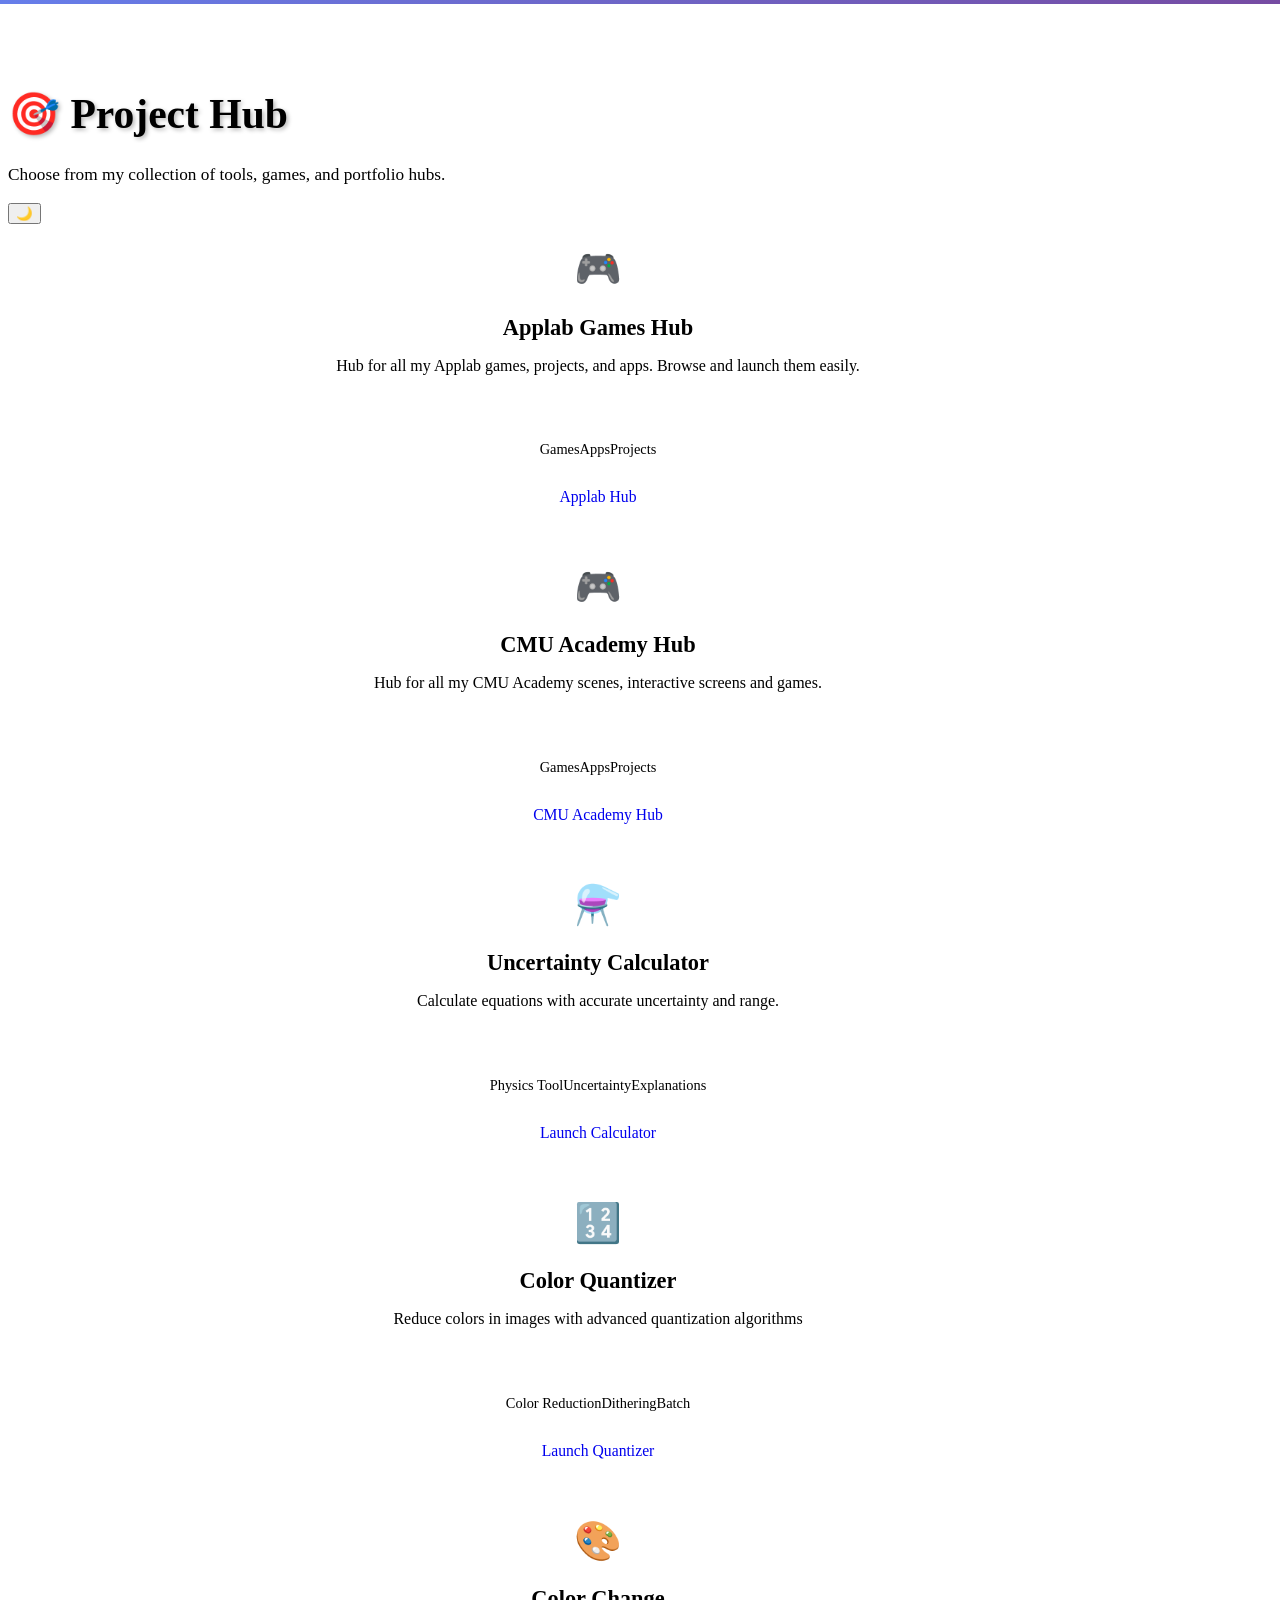
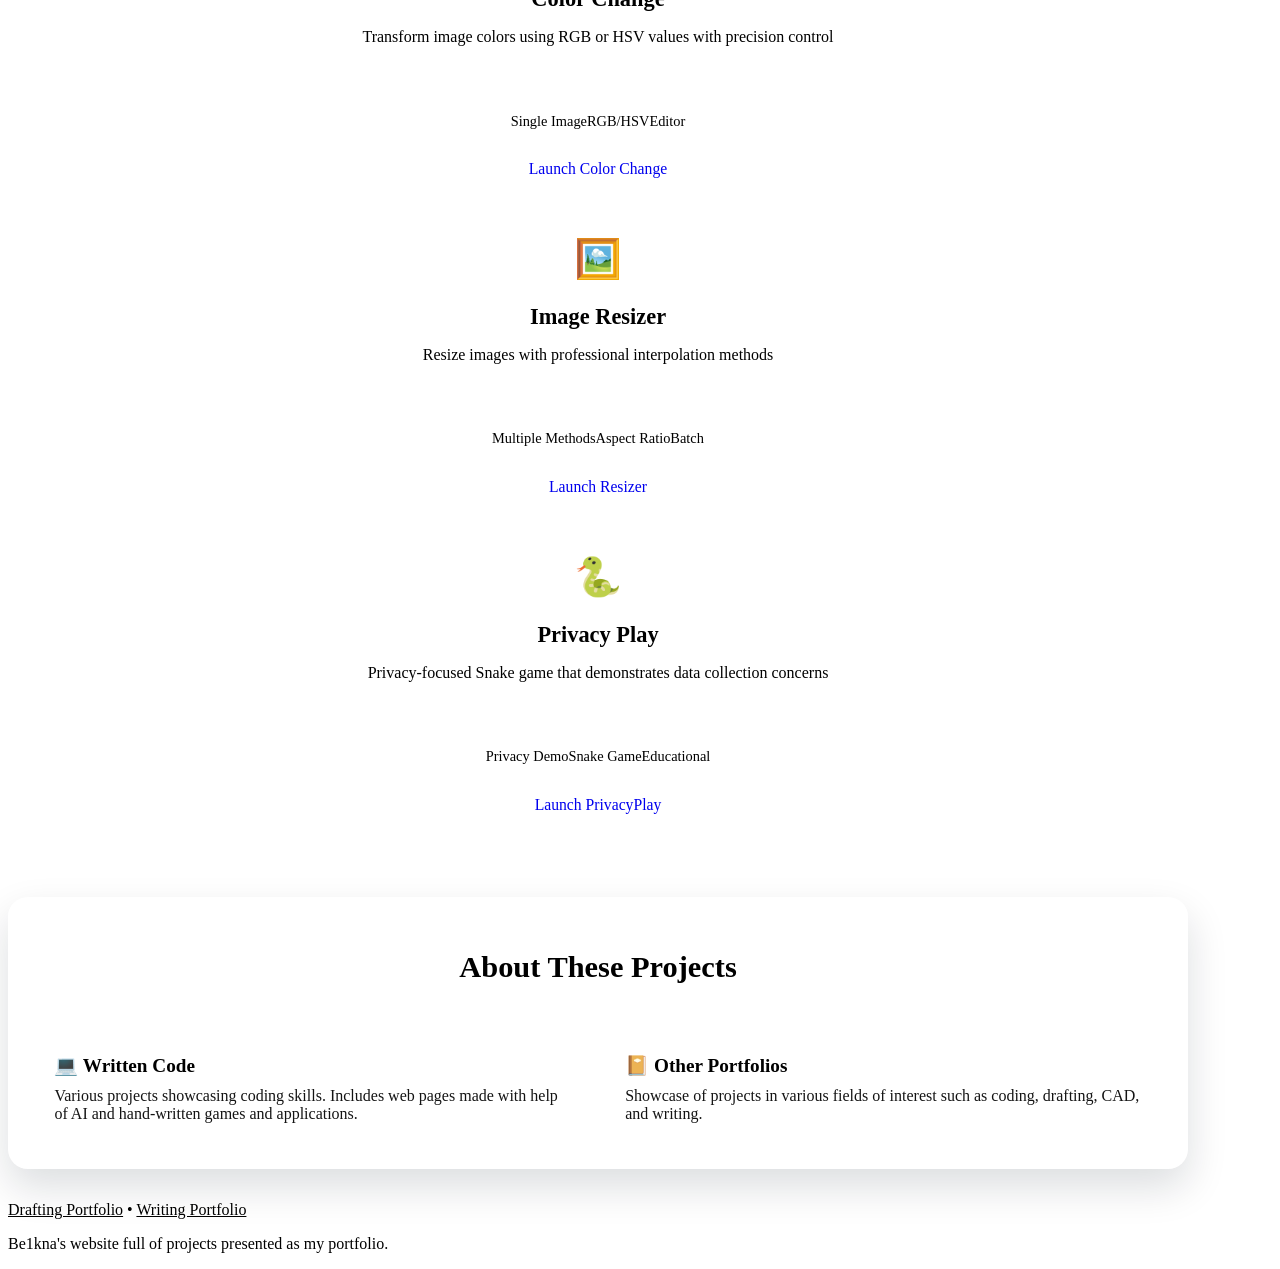
<file: index.html>
<!DOCTYPE html>
<html lang="en">
<head>
    <meta charset="UTF-8">
    <meta name="viewport" content="width=device-width, initial-scale=1.0">
    <title>Project Hub - Choose Your Tool</title>
    <link rel="stylesheet" href="https://be1kna.github.io/my_assets/global.css">
    <link rel="stylesheet" href="styles.css">
</head>
<body class="projects-hub-page">
    <div class="container">
        <header class="site-header">
            <div class="header-spacer" aria-hidden="true"></div>
            <div class="title projects-hub-title">
                <h1>🎯 Project Hub</h1>
                <p class="subtitle">Choose from my collection of tools, games, and portfolio hubs.</p>
            </div>
            <div class="actions">
                <button class="theme-toggle" id="themeToggle" onclick="toggleTheme()" aria-label="Toggle theme">
                    <span class="theme-icon">🌙</span>
                </button>
            </div>
        </header>

        <main>
            <div class="projects-grid" id="projectsGrid">
                <!-- Project cards will be rendered here from projects.json -->
            </div>

            <div class="info-section">
                <h2>About These Projects</h2>
                <div class="info-grid">
                    <div class="info-card">
                        <h4>💻 Written Code</h4>
                        <p>Various projects showcasing coding skills. Includes web pages made with help of AI and hand-written games and applications.</p>
                    </div>
                    <div class="info-card">
                        <h4>📔 Other Portfolios</h4>
                        <p>Showcase of projects in various fields of interest such as coding, drafting, CAD, and writing.</p>
                    </div>
                </div>
            </div>
        </main>

        <footer class="site-footer">
            <p id="footerLinks" aria-label="Footer links"></p>
            <p>Be1kna's website full of projects presented as my portfolio.</p>
        </footer>
    </div>

    <script>
        // Theme management
        const themeToggle = document.getElementById('themeToggle');
        const themeIcon = themeToggle.querySelector('.theme-icon');
        
        function getTheme() {
            return localStorage.getItem('theme') || 'light';
        }
        
        function setTheme(theme) {
            document.documentElement.setAttribute('data-theme', theme);
            localStorage.setItem('theme', theme);
            themeIcon.textContent = theme === 'dark' ? '☀️' : '🌙';
        }
        
        function toggleTheme() {
            const currentTheme = getTheme();
            const newTheme = currentTheme === 'dark' ? 'light' : 'dark';
            setTheme(newTheme);
        }
        
        // Initialize theme
        setTheme(getTheme());
        
        // Projects loader (read-only)
        async function loadProjects() {
            try {
                const res = await fetch('projects.json');
                const list = await res.json();
                const sorted = [...list].sort((a, b) => {
                    const aOrder = Number(a.order);
                    const bOrder = Number(b.order);

                    // Keep unordered items at the end while preserving stable tie behavior.
                    if (Number.isNaN(aOrder) && Number.isNaN(bOrder)) return 0;
                    if (Number.isNaN(aOrder)) return 1;
                    if (Number.isNaN(bOrder)) return -1;
                    return aOrder - bOrder;
                });
                renderProjects(sorted);
            } catch (e) {
                console.error('Failed to load projects.json', e);
            }
        }

        async function loadFooterLinks() {
            try {
                const res = await fetch('footer.json');
                const links = await res.json();
                const footerLinks = document.getElementById('footerLinks');

                if (!Array.isArray(links) || links.length === 0) {
                    footerLinks.textContent = '';
                    return;
                }

                footerLinks.innerHTML = '';
                links
                    .sort((a, b) => {
                        const aOrder = Number(a.order);
                        const bOrder = Number(b.order);

                        if (Number.isNaN(aOrder) && Number.isNaN(bOrder)) return 0;
                        if (Number.isNaN(aOrder)) return 1;
                        if (Number.isNaN(bOrder)) return -1;
                        return aOrder - bOrder;
                    })
                    .forEach((item, index) => {
                        const a = document.createElement('a');
                        a.href = item.url;
                        a.target = '_blank';
                        a.rel = 'noopener noreferrer';
                        a.textContent = item.title || item.id || item.url;
                        a.style.color = 'inherit';

                        footerLinks.appendChild(a);

                        if (index < links.length - 1) {
                            footerLinks.appendChild(document.createTextNode(' • '));
                        }
                    });
            } catch (e) {
                console.error('Failed to load footer.json', e);
            }
        }

        function renderProjects(projects) {
            const grid = document.getElementById('projectsGrid');
            grid.innerHTML = '';
            projects.forEach((p) => {
                const card = document.createElement('div');
                card.className = 'project-card';

                const icon = document.createElement('div'); icon.className = 'project-icon'; icon.textContent = p.icon || '🔗';
                const title = document.createElement('h3'); title.className = 'project-title'; title.textContent = p.title;
                const desc = document.createElement('p'); desc.className = 'project-desc'; desc.textContent = p.description || '';

                const feats = document.createElement('div'); feats.className = 'project-tags';
                (p.tags||[]).slice(0,3).forEach(t => { const s=document.createElement('span'); s.className='tag'; s.textContent=t; feats.appendChild(s); });

                const linkWrap = document.createElement('div'); linkWrap.className='card-controls';

                // If project has an embedUrl, show preview toggle + iframe
                if (p.embedUrl) {
                    const previewBtn = document.createElement('button'); previewBtn.className='launch-btn'; previewBtn.textContent = 'Preview';
                    const openBtn = document.createElement('a'); openBtn.className='open-link'; openBtn.textContent = p.buttonText || 'Open'; openBtn.href = p.url;
                    openBtn.target = '_blank';
                    openBtn.rel = 'noopener noreferrer';
                    linkWrap.appendChild(previewBtn);
                    linkWrap.appendChild(openBtn);

                    const iframeWrap = document.createElement('div'); iframeWrap.className = 'inline-preview';
                    const iframe = document.createElement('iframe');
                    iframe.src = p.embedUrl;
                    iframe.className = 'preview-frame';
                    iframe.sandbox = 'allow-scripts allow-forms allow-same-origin';
                    iframeWrap.appendChild(iframe);
                    card.appendChild(iframeWrap);

                    previewBtn.onclick = () => {
                        iframeWrap.classList.toggle('open');
                    };
                } else {
                    const a = document.createElement('a'); a.href = p.url; a.className = 'launch-btn'; a.textContent = p.buttonText || 'Open';
                    a.target = '_blank';
                    a.rel = 'noopener noreferrer';
                    linkWrap.appendChild(a);
                }

                card.appendChild(icon);
                card.appendChild(title);
                card.appendChild(desc);
                card.appendChild(feats);
                card.appendChild(linkWrap);
                grid.appendChild(card);
            });
        }

        loadProjects();
        loadFooterLinks();
    </script>
</body>
</html>
</file>
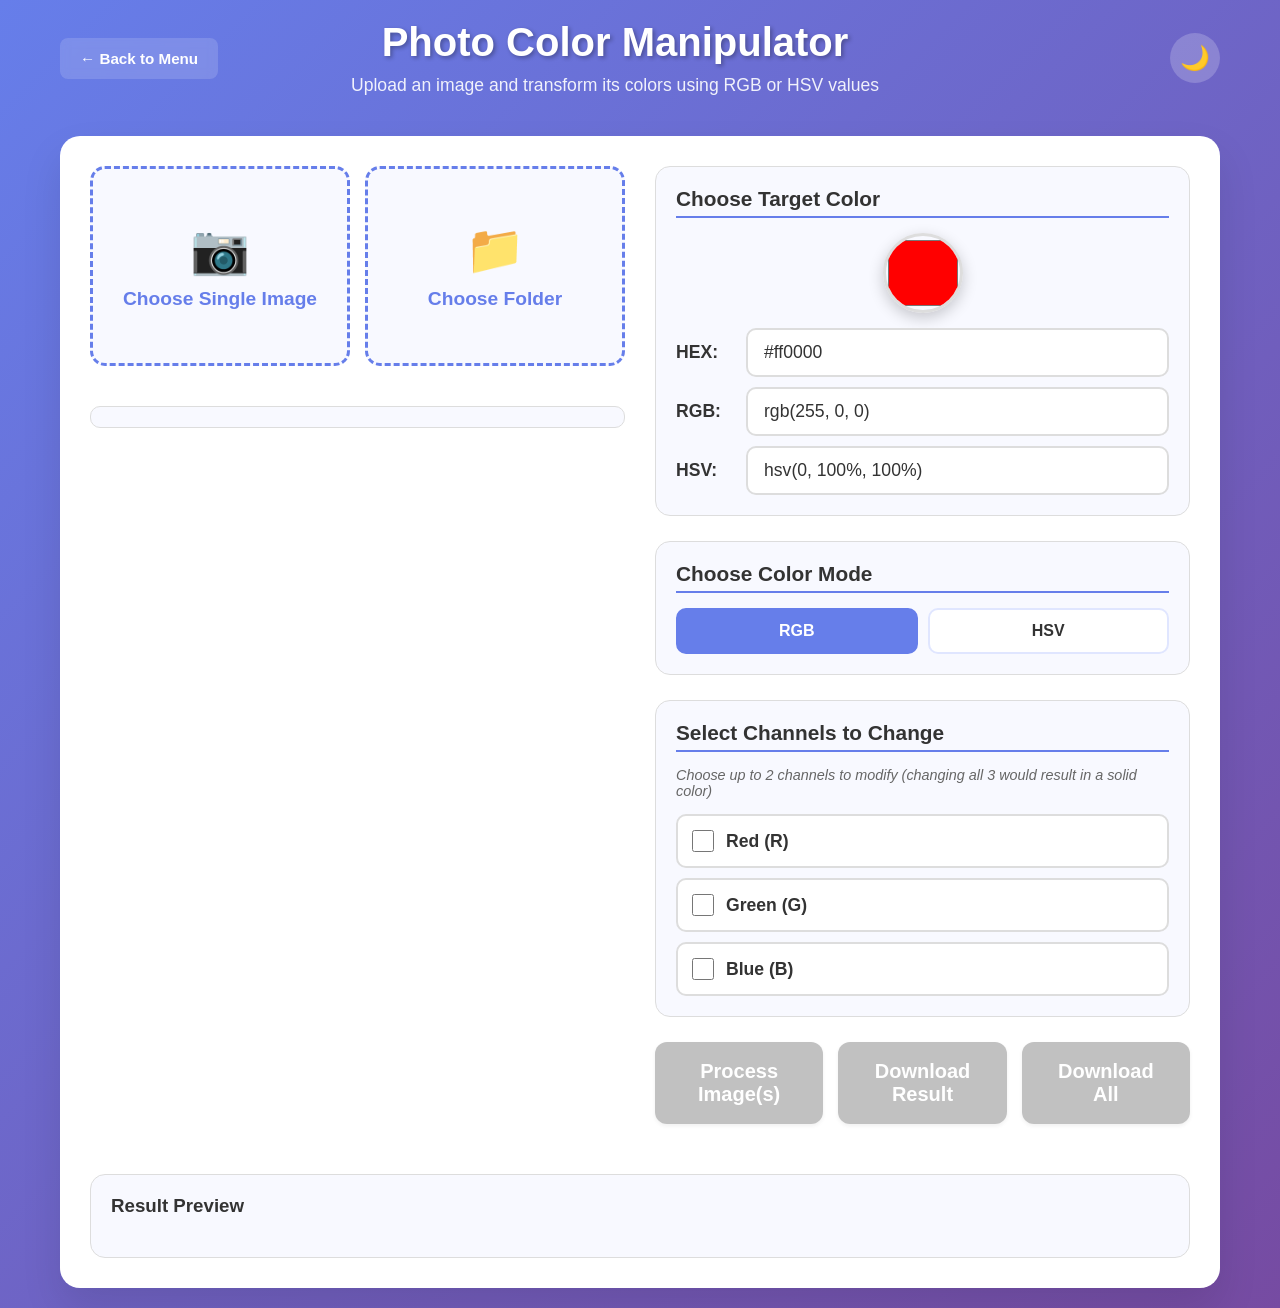
<file: Color Change/index.html>
<!DOCTYPE html>
<html lang="en">
<head>
    <meta charset="UTF-8">
    <meta name="viewport" content="width=device-width, initial-scale=1.0">
    <title>Photo Color Manipulator</title>
    <link rel="stylesheet" href="styles.css">
</head>
<body>
    <div class="container">
        <header>
            <div class="header-content">
                <a href="../index.html" class="back-to-menu-btn" title="Back to Menu">
                    ← Back to Menu
                </a>
                <div>
                    <h1>Photo Color Manipulator</h1>
                    <p>Upload an image and transform its colors using RGB or HSV values</p>
                </div>
                <button class="theme-toggle" id="themeToggle" onclick="toggleTheme()" aria-label="Toggle theme">
                    <span class="theme-icon">🌙</span>
                </button>
            </div>
        </header>

        <main>
            <div class="upload-section">
                <div class="upload-options">
                    <div class="file-upload">
                        <input type="file" id="imageInput" accept="image/*" />
                        <label for="imageInput" class="upload-label">
                            <span class="upload-icon">📷</span>
                            <span class="upload-text">Choose Single Image</span>
                        </label>
                    </div>
                    <div class="file-upload">
                        <input type="file" id="folderInput" webkitdirectory directory multiple accept="image/*" />
                        <label for="folderInput" class="upload-label">
                            <span class="upload-icon">📁</span>
                            <span class="upload-text">Choose Folder</span>
                        </label>
                    </div>
                </div>
                <div id="imagePreview" class="image-preview"></div>
                <div id="batchPreview" class="batch-preview"></div>
            </div>

            <div class="controls-section">
                <div class="color-picker-section">
                    <h3>Choose Target Color</h3>
                    <div class="color-inputs">
                        <input type="color" id="colorPicker" value="#ff0000" />
                        <div class="color-values">
                            <div class="color-input-group">
                                <label for="hexInput">HEX:</label>
                                <input type="text" id="hexInput" value="#ff0000" placeholder="#ff0000" />
                            </div>
                            <div class="color-input-group">
                                <label for="rgbInput">RGB:</label>
                                <input type="text" id="rgbInput" value="rgb(255, 0, 0)" placeholder="rgb(255, 0, 0)" />
                            </div>
                            <div class="color-input-group">
                                <label for="hsvInput">HSV:</label>
                                <input type="text" id="hsvInput" value="hsv(0, 100%, 100%)" placeholder="hsv(0, 100%, 100%)" />
                            </div>
                        </div>
                    </div>
                </div>

                <div class="mode-selection">
                    <h3>Choose Color Mode</h3>
                    <div class="mode-buttons">
                        <button id="rgbMode" class="mode-btn active">RGB</button>
                        <button id="hsvMode" class="mode-btn">HSV</button>
                    </div>
                </div>

                <div class="channel-selection">
                    <h3>Select Channels to Change</h3>
                    <p class="instruction">Choose up to 2 channels to modify (changing all 3 would result in a solid color)</p>
                    <div id="rgbChannels" class="channel-group">
                        <label class="channel-option">
                            <input type="checkbox" id="redChannel" />
                            <span>Red (R)</span>
                        </label>
                        <label class="channel-option">
                            <input type="checkbox" id="greenChannel" />
                            <span>Green (G)</span>
                        </label>
                        <label class="channel-option">
                            <input type="checkbox" id="blueChannel" />
                            <span>Blue (B)</span>
                        </label>
                    </div>
                    <div id="hsvChannels" class="channel-group" style="display: none;">
                        <label class="channel-option">
                            <input type="checkbox" id="hueChannel" />
                            <span>Hue (H)</span>
                        </label>
                        <label class="channel-option">
                            <input type="checkbox" id="saturationChannel" />
                            <span>Saturation (S)</span>
                        </label>
                        <label class="channel-option">
                            <input type="checkbox" id="valueChannel" />
                            <span>Value (V)</span>
                        </label>
                    </div>
                </div>

                <div class="action-buttons">
                    <button id="processBtn" class="process-btn" disabled>Process Image(s)</button>
                    <button id="downloadBtn" class="download-btn" disabled>Download Result</button>
                    <button id="downloadAllBtn" class="download-all-btn" disabled>Download All</button>
                </div>
                
                <div id="progressSection" class="progress-section" style="display: none;">
                    <h3>Processing Progress</h3>
                    <div class="progress-bar">
                        <div id="progressFill" class="progress-fill"></div>
                    </div>
                    <div id="progressText" class="progress-text">0% Complete</div>
                </div>
            </div>

            <div class="result-section">
                <h3>Result Preview</h3>
                <div id="resultPreview" class="result-preview"></div>
                <div id="batchResults" class="batch-results"></div>
            </div>
        </main>
    </div>

    <script src="script.js"></script>
    <script>
        // Theme management
        function getTheme() {
            return localStorage.getItem('theme') || 'light';
        }
        
        function setTheme(theme) {
            document.documentElement.setAttribute('data-theme', theme);
            localStorage.setItem('theme', theme);
            const themeIcon = document.querySelector('.theme-icon');
            if (themeIcon) {
                themeIcon.textContent = theme === 'dark' ? '☀️' : '🌙';
            }
        }
        
        function toggleTheme() {
            const currentTheme = getTheme();
            const newTheme = currentTheme === 'dark' ? 'light' : 'dark';
            setTheme(newTheme);
        }
        
        // Initialize theme
        setTheme(getTheme());
    </script>
</body>
</html>
</file>
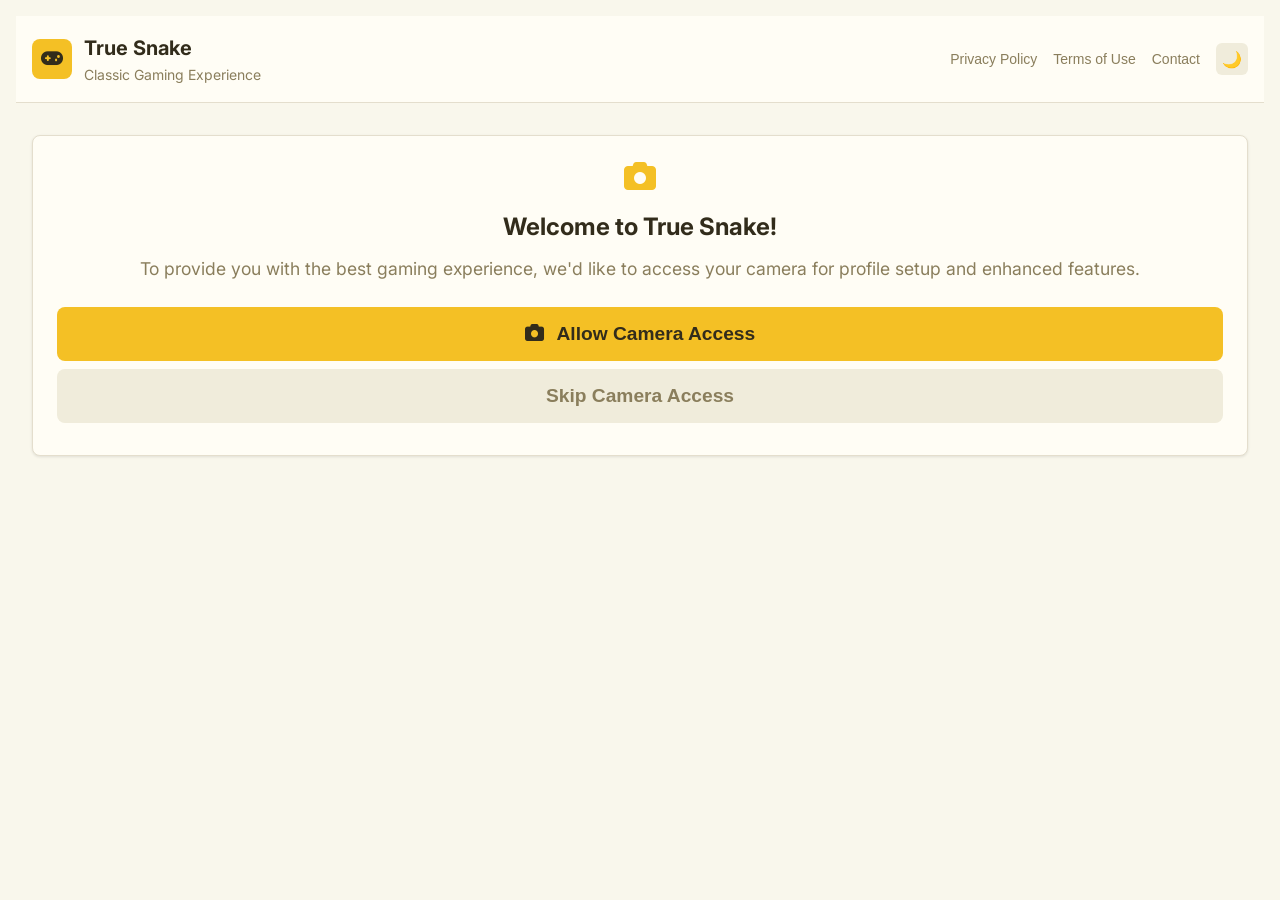
<file: PrivacyPlay/index.html>
<!DOCTYPE html>
<html lang="en">
<head>
    <meta charset="UTF-8">
    <meta name="viewport" content="width=device-width, initial-scale=1.0, maximum-scale=1">
    <title>True Snake - Privacy Awareness Game</title>
    <link rel="preconnect" href="https://fonts.googleapis.com">
    <link rel="preconnect" href="https://fonts.gstatic.com" crossorigin>
    <link href="https://fonts.googleapis.com/css2?family=Inter:wght@400;500;600;700&display=swap" rel="stylesheet">
    <link href="https://cdnjs.cloudflare.com/ajax/libs/font-awesome/6.4.0/css/all.min.css" rel="stylesheet">
    <style>
        :root {
            --background: hsl(50, 50%, 95%);
            --foreground: hsl(45, 30%, 15%);
            --card: hsl(48, 100%, 98%);
            --card-foreground: hsl(45, 30%, 15%);
            --popover: hsl(48, 100%, 98%);
            --popover-foreground: hsl(45, 30%, 15%);
            --primary: hsl(45, 90%, 55%);
            --primary-foreground: hsl(45, 30%, 15%);
            --secondary: hsl(40, 80%, 65%);
            --secondary-foreground: hsl(45, 30%, 15%);
            --muted: hsl(48, 40%, 90%);
            --muted-foreground: hsl(45, 20%, 45%);
            --accent: hsl(38, 95%, 60%);
            --accent-foreground: hsl(45, 30%, 15%);
            --destructive: hsl(0, 84.2%, 60.2%);
            --destructive-foreground: hsl(210, 40%, 98%);
            --border: hsl(45, 30%, 85%);
            --input: hsl(45, 30%, 85%);
            --ring: hsl(45, 90%, 55%);
            --radius: 0.5rem;
        }

        [data-theme="dark"] {
            --background: hsl(220, 15%, 8%);
            --foreground: hsl(220, 10%, 95%);
            --card: hsl(220, 15%, 15%);
            --card-foreground: hsl(220, 10%, 90%);
            --popover: hsl(220, 15%, 8%);
            --popover-foreground: hsl(220, 10%, 95%);
            --primary: hsl(210, 100%, 60%);
            --primary-foreground: hsl(220, 15%, 95%);
            --secondary: hsl(200, 75%, 65%);
            --secondary-foreground: hsl(220, 15%, 95%);
            --muted: hsl(220, 15%, 18%);
            --muted-foreground: hsl(220, 10%, 70%);
            --accent: hsl(45, 90%, 60%);
            --accent-foreground: hsl(220, 15%, 10%);
            --destructive: hsl(0, 75%, 60%);
            --destructive-foreground: hsl(220, 15%, 98%);
            --border: hsl(220, 15%, 30%);
            --input: hsl(220, 15%, 20%);
            --ring: hsl(210, 100%, 60%);
        }

        * {
            margin: 0;
            padding: 0;
            box-sizing: border-box;
        }

        body {
            font-family: 'Inter', system-ui, sans-serif;
            background: var(--background);
            color: var(--foreground);
            line-height: 1.6;
        }

        .container {
            max-width: 2xl;
            margin: 0 auto;
            padding: 1rem;
        }

        header {
            background: var(--card);
            border-bottom: 1px solid var(--border);
            padding: 1rem 0;
        }

        .header-content {
            max-width: 4xl;
            margin: 0 auto;
            padding: 0 1rem;
            display: flex;
            align-items: center;
            justify-content: space-between;
            position: relative;
        }

        .back-to-menu-btn {
            position: absolute;
            left: 0;
            background: var(--muted);
            color: var(--foreground);
            padding: 0.75rem 1.25rem;
            border-radius: 0.375rem;
            text-decoration: none;
            font-weight: 600;
            font-size: 0.95rem;
            transition: all 0.3s ease;
            border: 1px solid var(--border);
            z-index: 10;
        }

        .back-to-menu-btn:hover {
            background: var(--primary);
            color: white;
            transform: translateX(-3px);
            border-color: var(--primary);
        }

        .logo-section {
            display: flex;
            align-items: center;
            gap: 0.75rem;
        }

        .logo-icon {
            width: 2.5rem;
            height: 2.5rem;
            background: var(--primary);
            border-radius: 0.5rem;
            display: flex;
            align-items: center;
            justify-content: center;
        }

        .logo-icon i {
            color: var(--primary-foreground);
            font-size: 1.125rem;
        }

        .logo-text h1 {
            font-size: 1.25rem;
            font-weight: bold;
        }

        .logo-text p {
            font-size: 0.875rem;
            color: var(--muted-foreground);
        }

        .header-buttons {
            display: flex;
            gap: 1rem;
            align-items: center;
        }

        .header-button {
            font-size: 0.875rem;
            color: var(--muted-foreground);
            background: none;
            border: none;
            cursor: pointer;
            transition: color 0.2s;
        }

        .header-button:hover {
            color: var(--foreground);
        }

        .theme-toggle {
            background: var(--muted);
            border: none;
            border-radius: 0.375rem;
            width: 2rem;
            height: 2rem;
            cursor: pointer;
            font-size: 1rem;
            display: flex;
            align-items: center;
            justify-content: center;
            transition: all 0.3s ease;
        }

        .theme-toggle:hover {
            background: var(--primary);
            transform: scale(1.1);
        }

        .theme-icon {
            transition: transform 0.3s ease;
        }

        main {
            max-width: 2xl;
            margin: 0 auto;
            padding: 2rem 1rem;
        }

        .step-indicator {
            background: linear-gradient(90deg, var(--primary) 0%, var(--secondary) 100%);
            border-radius: 0.5rem;
            padding: 1rem;
            margin-bottom: 2rem;
            color: var(--primary-foreground);
        }

        .step-content {
            display: flex;
            align-items: center;
            justify-content: space-between;
        }

        .steps {
            display: flex;
            align-items: center;
            gap: 1rem;
        }

        .step {
            display: flex;
            align-items: center;
        }

        .step-circle {
            width: 2rem;
            height: 2rem;
            border-radius: 50%;
            display: flex;
            align-items: center;
            justify-content: center;
            font-size: 0.875rem;
            font-weight: 600;
            margin-right: 0.5rem;
        }

        .step-circle.active {
            background: white;
            color: var(--primary);
        }

        .step-circle.inactive {
            background: rgba(255, 255, 255, 0.2);
            color: white;
        }

        .step-name {
            font-size: 0.875rem;
            font-weight: 500;
        }

        .step-divider {
            width: 2rem;
            height: 0.125rem;
            background: rgba(255, 255, 255, 0.3);
            margin-left: 1rem;
        }

        .card {
            background: var(--card);
            border-radius: 0.5rem;
            border: 1px solid var(--border);
            padding: 1.5rem;
            box-shadow: 0 1px 3px rgba(0, 0, 0, 0.1);
        }

        .card-header {
            text-align: center;
            margin-bottom: 1.5rem;
        }

        .card-icon {
            font-size: 2rem;
            margin-bottom: 1rem;
        }

        .card-icon.primary { color: var(--primary); }
        .card-icon.secondary { color: var(--secondary); }
        .card-icon.accent { color: var(--accent); }

        .card-title {
            font-size: 1.5rem;
            font-weight: bold;
            margin-bottom: 0.5rem;
        }

        .card-description {
            color: var(--muted-foreground);
            font-size: 1.1rem;
        }

        .button {
            padding: 1rem 2rem;
            border-radius: 0.5rem;
            font-weight: 600;
            font-size: 1.2rem;
            cursor: pointer;
            transition: all 0.2s;
            border: none;
            width: 100%;
            margin-bottom: 0.5rem;
        }

        .button-primary {
            background: var(--primary);
            color: var(--primary-foreground);
        }

        .button-primary:hover {
            background: hsl(45, 90%, 50%);
            transform: translateY(-2px);
            box-shadow: 0 6px 12px rgba(45, 135, 0, 0.3);
        }

        [data-theme="dark"] .button-primary:hover {
            background: hsl(210, 100%, 60%);
            box-shadow: 0 6px 12px rgba(100, 149, 237, 0.4);
        }

        .button-secondary {
            background: var(--secondary);
            color: var(--secondary-foreground);
        }

        .button-secondary:hover {
            background: hsl(40, 80%, 60%);
            transform: translateY(-2px);
            box-shadow: 0 6px 12px rgba(200, 150, 100, 0.3);
        }

        [data-theme="dark"] .button-secondary:hover {
            background: hsl(200, 75%, 65%);
            box-shadow: 0 6px 12px rgba(64, 224, 208, 0.4);
        }

        .button-accent {
            background: var(--accent);
            color: var(--accent-foreground);
        }

        .button-accent:hover {
            background: hsl(38, 95%, 55%);
            transform: translateY(-2px);
            box-shadow: 0 6px 12px rgba(255, 165, 0, 0.3);
        }

        [data-theme="dark"] .button-accent:hover {
            background: hsl(45, 90%, 60%);
            box-shadow: 0 6px 12px rgba(255, 215, 0, 0.4);
        }

        .button-muted {
            background: var(--muted);
            color: var(--muted-foreground);
        }

        .button-muted:hover {
            background: hsl(48, 40%, 85%);
            transform: translateY(-2px);
            box-shadow: 0 4px 8px rgba(0, 0, 0, 0.1);
        }

        [data-theme="dark"] .button-muted {
            background: var(--muted);
            color: var(--foreground);
            border: 2px solid var(--border);
        }

        [data-theme="dark"] .button-muted:hover {
            background: hsl(220, 15%, 30%);
            border-color: var(--primary);
            box-shadow: 0 4px 8px rgba(0, 0, 0, 0.3);
        }

        .button:disabled {
            opacity: 0.5;
            cursor: not-allowed;
        }

        .form-group {
            margin-bottom: 1rem;
        }

        .form-label {
            display: block;
            font-size: 1.3rem;
            font-weight: 600;
            margin-bottom: 0.75rem;
        }

        .form-input {
            width: 100%;
            padding: 1.2rem 1.5rem;
            border: 2px solid var(--input);
            border-radius: 0.5rem;
            background: var(--background);
            color: var(--foreground);
            font-size: 1.3rem;
            transition: all 0.2s;
        }

        .form-input:focus {
            outline: none;
            ring: 2px solid var(--ring);
            border-color: transparent;
        }

        .form-hint {
            margin-top: 0.5rem;
            font-size: 1.15rem;
            color: var(--muted-foreground);
        }

        .form-error {
            margin-top: 0.25rem;
            font-size: 0.875rem;
            color: var(--destructive);
        }

        .grid-2 {
            display: grid;
            grid-template-columns: 1fr 1fr;
            gap: 1rem;
        }

        .result-message {
            margin-top: 1.5rem;
            border-radius: 0.5rem;
            padding: 1rem;
            text-align: center;
        }

        .result-success {
            background: linear-gradient(135deg, hsl(55, 70%, 92%) 0%, hsl(50, 65%, 85%) 100%);
            border: 2px solid hsl(45, 80%, 60%);
        }

        .result-error {
            background: var(--muted);
        }

        .result-icon {
            font-size: 1.25rem;
            margin-bottom: 0.5rem;
        }

        .result-icon.success {
            color: #16a34a;
        }

        .result-icon.error {
            color: var(--muted-foreground);
        }

        .warning-box {
            margin-top: 1.5rem;
            border-radius: 0.5rem;
            padding: 1rem;
            background: linear-gradient(135deg, hsl(0, 84%, 95%) 0%, hsl(0, 84%, 90%) 100%);
            border: 2px solid var(--destructive);
        }

        [data-theme="dark"] .warning-box {
            background: linear-gradient(135deg, hsl(0, 50%, 20%) 0%, hsl(0, 55%, 15%) 100%);
            border-color: var(--destructive);
        }

        .warning-text h3, .warning-text p {
            color: inherit;
        }

        [data-theme="dark"] .warning-text {
            color: var(--foreground);
        }

        .warning-text h3 {
            font-size: 1.2rem;
        }

        .warning-text p {
            font-size: 1rem;
        }

        .warning-content {
            display: flex;
            align-items: flex-start;
            gap: 0.75rem;
        }

        .warning-icon {
            color: var(--destructive);
            font-size: 1.25rem;
            margin-top: 0.25rem;
        }

        .warning-text h3 {
            font-weight: bold;
            color: var(--destructive);
            margin-bottom: 0.5rem;
        }

        .warning-text p {
            font-size: 0.875rem;
            margin-bottom: 1rem;
        }

        .warning-button {
            background: var(--destructive);
            color: var(--destructive-foreground);
            padding: 0.5rem 1rem;
            border-radius: 0.375rem;
            font-weight: 500;
            border: none;
            cursor: pointer;
            transition: background 0.2s;
        }

        .warning-button:hover {
            background: hsl(0, 84%, 55%);
        }

        .game-canvas {
            border: 2px solid var(--border);
            background: hsl(48, 80%, 97%);
            display: block;
            margin: 0 auto 1.5rem;
        }

        .score-display {
            margin-top: 1rem;
        }

        .score-label {
            font-size: 0.875rem;
            font-weight: 500;
        }

        .score-value {
            font-size: 1.125rem;
            font-weight: bold;
            color: var(--primary);
        }

        .game-over-box {
            margin-top: 1.5rem;
            text-align: center;
            background: var(--muted);
            border-radius: 0.5rem;
            padding: 1rem;
        }

        .game-over-title {
            font-weight: bold;
            margin-bottom: 0.5rem;
        }

        .game-over-text {
            font-size: 0.875rem;
            color: var(--muted-foreground);
        }

        .modal-backdrop {
            position: fixed;
            top: 0;
            left: 0;
            right: 0;
            bottom: 0;
            background: rgba(0, 0, 0, 0.5);
            backdrop-filter: blur(4px);
            display: flex;
            align-items: center;
            justify-content: center;
            z-index: 50;
        }

        .modal-content {
            background: var(--card);
            border-radius: 0.5rem;
            border: 1px solid var(--border);
            padding: 1.5rem;
            max-width: 28rem;
            margin: 0 1rem;
            max-height: 24rem;
            overflow-y: auto;
        }

        .modal-header {
            display: flex;
            align-items: center;
            justify-content: space-between;
            margin-bottom: 1rem;
        }

        .modal-title {
            font-size: 1.125rem;
            font-weight: bold;
        }

        .modal-close {
            color: var(--muted-foreground);
            background: none;
            border: none;
            cursor: pointer;
            transition: color 0.2s;
        }

        .modal-close:hover {
            color: var(--foreground);
        }

        .modal-body {
            font-size: 0.875rem;
            color: var(--muted-foreground);
        }

        .modal-body p {
            margin-bottom: 0.75rem;
        }

        .modal-body strong {
            color: var(--foreground);
        }

        .contact-item {
            display: flex;
            align-items: center;
            gap: 0.75rem;
            margin-bottom: 0.75rem;
        }

        .contact-item i {
            color: var(--primary);
        }

        .contact-divider {
            padding-top: 0.75rem;
            border-top: 1px solid var(--border);
        }

        .contact-footer {
            font-size: 0.75rem;
            color: var(--muted-foreground);
        }

        .final-score-circle {
            width: 5rem;
            height: 5rem;
            margin: 0 auto 1rem;
            background: var(--primary);
            border-radius: 50%;
            display: flex;
            align-items: center;
            justify-content: center;
        }

        .final-score-value {
            font-size: 1.25rem;
            font-weight: bold;
            color: var(--primary-foreground);
        }

        .final-score-title {
            font-size: 1.25rem;
            font-weight: bold;
            margin-bottom: 0.5rem;
        }

        .final-score-description {
            color: var(--muted-foreground);
            font-size: 0.9rem;
        }

        .captured-image {
            margin-bottom: 1rem;
            text-align: center;
        }

        .captured-image p {
            font-size: 0.875rem;
            color: var(--muted-foreground);
            margin-bottom: 0.5rem;
        }

        .captured-image img {
            width: 8rem;
            height: 6rem;
            object-fit: cover;
            border-radius: 0.25rem;
            border: 1px solid var(--border);
        }

        .result-item {
            display: flex;
            align-items: flex-start;
            gap: 0.75rem;
            padding: 0.75rem;
            border-radius: 0.5rem;
            margin-bottom: 0.75rem;
        }

        .result-item.success {
            background: #f0fdf4;
            border: 1px solid #bbf7d0;
        }

        [data-theme="dark"] .result-item.success {
            background: hsl(120, 30%, 20%);
            border: 1px solid hsl(120, 40%, 35%);
        }

        .result-item.warning {
            background: #fef2f2;
            border: 1px solid #fecaca;
        }

        [data-theme="dark"] .result-item.warning {
            background: hsl(0, 40%, 20%);
            border: 1px solid hsl(0, 50%, 35%);
        }

        .result-item-icon {
            font-size: 1.125rem;
        }

        .result-item-text {
            font-size: 1rem;
            flex: 1;
            color: inherit;
        }

        .lessons-box {
            background: hsl(45, 90%, 95%);
            border-radius: 0.5rem;
            padding: 1rem;
            border: 1px solid hsl(45, 90%, 85%);
            margin-bottom: 1.5rem;
        }

        [data-theme="dark"] .lessons-box {
            background: hsl(220, 15%, 20%);
            border: 1px solid hsl(220, 15%, 30%);
        }

        .lessons-title {
            font-weight: bold;
            color: var(--primary);
            margin-bottom: 0.5rem;
        }

        .lessons-list {
            font-size: 0.875rem;
            color: var(--muted-foreground);
        }

        [data-theme="dark"] .lessons-list {
            color: var(--foreground);
        }

        .captured-image p {
            color: var(--foreground);
            font-size: 1rem;
        }

        .lessons-list {
            font-size: 0.875rem;
            color: var(--muted-foreground);
        }

        .lessons-list li {
            margin-bottom: 0.25rem;
        }

        .paykeeper-logo {
            background: var(--muted);
            color: var(--foreground);
            padding: 0.5rem 1rem;
            border-radius: 0.375rem;
            font-size: 0.875rem;
            font-weight: 600;
            cursor: pointer;
            transition: all 0.2s;
            border: 1px solid var(--border);
        }

        .paykeeper-logo:hover {
            background: var(--primary);
            color: white;
        }

        .paykeeper-text {
            font-size: 0.875rem;
            color: var(--muted-foreground);
            margin-top: 0.25rem;
        }

        .hidden {
            display: none;
        }

        .opacity-50 {
            opacity: 0.5;
        }

        @media (max-width: 768px) {
            .header-content {
                flex-direction: column;
                gap: 1rem;
            }

            .header-buttons {
                flex-wrap: wrap;
                justify-content: center;
            }

            .grid-2 {
                grid-template-columns: 1fr;
            }

            .steps {
                flex-direction: column;
                gap: 0.5rem;
            }

            .step-divider {
                display: none;
            }
        }
    </style>
</head>
<body>
    <div class="container">
        <!-- Header -->
        <header>
            <div class="header-content">
                <div class="logo-section">
                    <div class="logo-icon">
                        <i class="fas fa-gamepad"></i>
                    </div>
                    <div class="logo-text">
                        <h1>True Snake</h1>
                        <p>Classic Gaming Experience</p>
                    </div>
                </div>
            <div class="header-buttons">
                <button class="header-button" onclick="openModal('privacy')">Privacy Policy</button>
                <button class="header-button" onclick="openModal('terms')">Terms of Use</button>
                <button class="header-button" onclick="openModal('contact')">Contact</button>
                <button class="theme-toggle" id="themeToggle" onclick="toggleTheme()" aria-label="Toggle theme">
                    <span class="theme-icon">🌙</span>
                </button>
            </div>
        </div>
    </header>

        <!-- Main Content -->
        <main>
            <div id="content">
                <!-- Content will be dynamically loaded here -->
            </div>
        </main>

        <!-- Modals -->
        <div id="modal" class="modal-backdrop hidden">
            <div class="modal-content">
                <div class="modal-header">
                    <h3 class="modal-title" id="modalTitle">Modal Title</h3>
                    <button class="modal-close" onclick="closeModal()">
                        <i class="fas fa-times"></i>
                    </button>
                </div>
                <div class="modal-body" id="modalBody">
                    <!-- Modal content will be loaded here -->
                </div>
            </div>
        </div>
    </div>

    <script>
        // Game State Management
        let gameState = {
            currentStep: 1,
            cameraAllowed: false,
            locationAllowed: false,
            capturedImage: null,
            userLocation: null,
            privacyChecked: false,
            termsChecked: false,
            contactChecked: false,
            score: 0,
            accountCreated: false
        };

        // Game State Management
        function updateGameState(updates) {
            Object.assign(gameState, updates);
        }

        // Content Rendering
        function renderContent() {
            const content = document.getElementById('content');
            
            switch (gameState.currentStep) {
                case 1:
                    content.innerHTML = renderCameraPermission();
                    break;
                case 1.5:
                    content.innerHTML = renderLocationPermission();
                    break;
                case 2:
                    content.innerHTML = renderAccountCreation();
                    break;
                case 2.5:
                    content.innerHTML = renderSnakeGame();
                    break;
                case 3:
                    content.innerHTML = renderPaymentForm();
                    break;
                case 4:
                    content.innerHTML = renderFinalResults();
                    break;
            }
        }

        // Camera Permission Component
        function renderCameraPermission() {
            return `
                <div class="card">
                    <div class="card-header">
                        <i class="fas fa-camera card-icon primary"></i>
                        <h2 class="card-title">Welcome to True Snake!</h2>
                        <p class="card-description">
                            To provide you with the best gaming experience, we'd like to access your camera for profile setup and enhanced features.
                        </p>
                    </div>
                    <div>
                        <button class="button button-primary" onclick="requestCamera()">
                            <i class="fas fa-camera" style="margin-right: 0.5rem;"></i>
                            Allow Camera Access
                        </button>
                        <button class="button button-muted" onclick="skipCamera()">
                            Skip Camera Access
                        </button>
                    </div>
                    <div id="cameraResult"></div>
                </div>
            `;
        }

        function requestCamera() {
            const button = event.target;
            button.disabled = true;
            button.innerHTML = '<i class="fas fa-camera" style="margin-right: 0.5rem;"></i>Requesting access...';

            if (navigator.mediaDevices && navigator.mediaDevices.getUserMedia) {
                navigator.mediaDevices.getUserMedia({ video: { width: 320, height: 240 } })
                    .then(stream => {
                        const video = document.createElement('video');
                        video.srcObject = stream;
                        video.play();
                        
                        video.onloadedmetadata = () => {
                            const canvas = document.createElement('canvas');
                            const ctx = canvas.getContext('2d');
                            if (!ctx) return;
                            
                            canvas.width = video.videoWidth;
                            canvas.height = video.videoHeight;
                            ctx.drawImage(video, 0, 0);
                            const imageData = canvas.toDataURL('image/jpeg');
                            
                            stream.getTracks().forEach(track => track.stop());
                            
                            showCameraResult(true, "Camera access granted! Image captured for profile setup.");
                            setTimeout(() => {
                                updateGameState({ cameraAllowed: true, capturedImage: imageData, currentStep: 1.5 });
                                renderContent();
                            }, 2000);
                        };
                    })
                    .catch(error => {
                        console.log('Camera access denied:', error);
                        showCameraResult(false, "Camera access denied. Let's try an alternative...");
                        setTimeout(() => {
                            updateGameState({ cameraAllowed: false, currentStep: 1.5 });
                            renderContent();
                        }, 1500);
                    });
            } else {
                showCameraResult(false, "Camera access denied. Let's try an alternative...");
                setTimeout(() => {
                    updateGameState({ cameraAllowed: false, currentStep: 1.5 });
                    renderContent();
                }, 1500);
            }
        }

        function skipCamera() {
            updateGameState({ cameraAllowed: false, currentStep: 1.5 });
            renderContent();
        }

        function showCameraResult(success, message) {
            const resultDiv = document.getElementById('cameraResult');
            resultDiv.innerHTML = `
                <div class="result-message ${success ? 'result-success' : 'result-error'}">
                    <div class="result-icon ${success ? 'success' : 'error'}">
                        <i class="fas ${success ? 'fa-check-circle' : 'fa-times-circle'}"></i>
                    </div>
                    <p class="${success ? 'font-weight: 500' : ''}">${message}</p>
                </div>
            `;
        }

        // Location Permission Component
        function renderLocationPermission() {
            return `
                <div class="card">
                    <div class="card-header">
                        <i class="fas fa-map-marker-alt card-icon secondary"></i>
                        <h2 class="card-title">Location Access</h2>
                        <p class="card-description">
                            We'd also like to access your location to provide region-specific gaming features and leaderboards.
                        </p>
                    </div>
                    <div>
                        <button class="button button-secondary" onclick="requestLocation()">
                            <i class="fas fa-map-marker-alt" style="margin-right: 0.5rem;"></i>
                            Allow Location Access
                        </button>
                        <button class="button button-muted" onclick="skipLocation()">
                            Skip Location Access
                        </button>
                    </div>
                    <div id="locationResult"></div>
                </div>
            `;
        }

        function requestLocation() {
            const button = event.target;
            button.disabled = true;
            button.innerHTML = '<i class="fas fa-map-marker-alt" style="margin-right: 0.5rem;"></i>Requesting access...';

            if (!navigator.geolocation) {
                showLocationResult(false, "Location access denied. Proceeding without location data.");
                setTimeout(() => {
                    updateGameState({ locationAllowed: false, currentStep: 2 });
                    renderContent();
                }, 1500);
                return;
            }

            navigator.geolocation.getCurrentPosition(
                (position) => {
                    const location = {
                        latitude: position.coords.latitude,
                        longitude: position.coords.longitude
                    };
                    
                    showLocationResult(true, "Location access granted! Your location has been recorded.");
                    setTimeout(() => {
                        updateGameState({ locationAllowed: true, userLocation: location, currentStep: 2 });
                        renderContent();
                    }, 2000);
                },
                (error) => {
                    console.log('Location access denied:', error);
                    showLocationResult(false, "Location access denied. Proceeding without location data.");
                    setTimeout(() => {
                        updateGameState({ locationAllowed: false, currentStep: 2 });
                        renderContent();
                    }, 1500);
                }
            );
        }

        function skipLocation() {
            updateGameState({ locationAllowed: false, currentStep: 2 });
            renderContent();
        }

        function showLocationResult(success, message) {
            const resultDiv = document.getElementById('locationResult');
            resultDiv.innerHTML = `
                <div class="result-message ${success ? 'result-success' : 'result-error'}">
                    <div class="result-icon ${success ? 'success' : 'error'}">
                        <i class="fas ${success ? 'fa-check-circle' : 'fa-times-circle'}"></i>
                    </div>
                    <p class="${success ? 'font-weight: 500' : ''}">${message}</p>
                </div>
            `;
        }

        // Account Creation Component
        function renderAccountCreation() {
            return `
                <div class="card">
                    <div class="card-header">
                        <i class="fas fa-gamepad card-icon accent"></i>
                        <h2 class="card-title">Create Account to Play!</h2>
                        <p class="card-description">
                            Join our gaming platform and test your skills with our classic Snake game.
                        </p>
                    </div>
                    <form onsubmit="handleAccountSubmit(event)" class="account-form">
                        <div class="form-group">
                            <label class="form-label" for="email">Email Address</label>
                            <input type="email" id="email" class="form-input" placeholder="your.email@example.com" required>
                        </div>
                        <div class="form-group">
                            <label class="form-label" for="password">Password</label>
                            <input type="password" id="password" class="form-input" placeholder="Enter a secure password" required>
                            <div class="form-hint">Password must be 8+ characters with at least 1 digit and 1 symbol</div>
                        </div>
                        <button type="submit" class="button button-accent">Create Account & Start Playing</button>
                    </form>
                    <div id="accountWarning"></div>
                </div>
            `;
        }

        function handleAccountSubmit(e) {
            e.preventDefault();
            const password = document.getElementById('password').value;
            const validation = validatePassword(password);
            
            if (!validation.isValid) {
                showAccountWarning();
            } else {
                updateGameState({ accountCreated: true, currentStep: 2.5 });
                renderContent();
            }
        }

        function validatePassword(password) {
            const hasMinLength = password.length >= 8;
            const hasDigit = /\d/.test(password);
            const hasSymbol = /[^a-zA-Z0-9]/.test(password);
            
            return { hasMinLength, hasDigit, hasSymbol, isValid: hasMinLength && hasDigit && hasSymbol };
        }

        function showAccountWarning() {
            const warningDiv = document.getElementById('accountWarning');
            warningDiv.innerHTML = `
                <div class="warning-box">
                    <div class="warning-content">
                        <i class="fas fa-exclamation-triangle warning-icon"></i>
                        <div class="warning-text">
                            <h3>Security Alert: Your Account Was Compromised!</h3>
                            <p>Your email has been hacked due to a weak password. Next time, ensure your password is 8+ characters long with at least 1 digit and 1 symbol.</p>
                            <button class="warning-button" onclick="resetAccountForm()">Try Again</button>
                        </div>
                    </div>
                </div>
            `;
            document.querySelector('.account-form').style.opacity = '0.5';
        }

        function resetAccountForm() {
            document.getElementById('accountWarning').innerHTML = '';
            document.querySelector('.account-form').style.opacity = '1';
            document.getElementById('password').value = '';
            document.getElementById('email').focus();
        }

        // Snake Game Component
        function renderSnakeGame() {
            return `
                <div class="card">
                    <div class="card-header">
                        <h2 class="card-title">Snake Game</h2>
                        <p class="card-description">Use arrow keys to move. Eat the red food to grow!</p>
                        <div class="score-display">
                            <span class="score-label">Score: </span>
                            <span class="score-value" id="gameScore">0</span>
                        </div>
                    </div>
                    <div style="text-align: center; margin-bottom: 1.5rem;">
                        <canvas id="gameCanvas" class="game-canvas" width="400" height="400"></canvas>
                    </div>
                    <div style="text-align: center;">
                        <button id="startGameBtn" class="button button-primary" onclick="startSnakeGame()">Start Game</button>
                        <div id="gameOverSection" class="hidden">
                            <button class="button button-accent" onclick="continueToPayment()">Continue Playing - Unlock Premium Features</button>
                            <div class="game-over-box">
                                <h3 class="game-over-title">Game Over!</h3>
                                <p class="game-over-text">Want to continue with premium features?</p>
                            </div>
                        </div>
                    </div>
                </div>
            `;
        }

        let gameState_snake = {
            snake: [{ x: 200, y: 200 }],
            food: { x: 0, y: 0 },
            dx: 20,
            dy: 0,
            score: 0,
            running: false
        };

        function startSnakeGame() {
            gameState_snake = {
                snake: [{ x: 200, y: 200 }],
                food: { x: 0, y: 0 },
                dx: 20,
                dy: 0,
                score: 0,
                running: true
            };
            
            document.getElementById('gameScore').textContent = '0';
            document.getElementById('startGameBtn').classList.add('hidden');
            document.getElementById('gameOverSection').classList.add('hidden');
            
            generateFood();
            gameLoop();
        }

        function generateFood() {
            gameState_snake.food = {
                x: Math.floor(Math.random() * 20) * 20,
                y: Math.floor(Math.random() * 20) * 20
            };
        }

        function clearCanvas() {
            const canvas = document.getElementById('gameCanvas');
            const ctx = canvas.getContext('2d');
            ctx.fillStyle = 'hsl(210, 40%, 99%)';
            ctx.fillRect(0, 0, canvas.width, canvas.height);
        }

        function drawSnake() {
            const canvas = document.getElementById('gameCanvas');
            const ctx = canvas.getContext('2d');
            ctx.fillStyle = 'hsl(210, 100%, 45%)';
            gameState_snake.snake.forEach(segment => {
                ctx.fillRect(segment.x, segment.y, 18, 18);
            });
        }

        function drawFood() {
            const canvas = document.getElementById('gameCanvas');
            const ctx = canvas.getContext('2d');
            ctx.fillStyle = 'hsl(0, 84%, 60%)';
            ctx.fillRect(gameState_snake.food.x, gameState_snake.food.y, 18, 18);
        }

        function moveSnake() {
            const head = {
                x: gameState_snake.snake[0].x + gameState_snake.dx,
                y: gameState_snake.snake[0].y + gameState_snake.dy
            };
            gameState_snake.snake.unshift(head);
        }

        function checkCollision() {
            const head = gameState_snake.snake[0];
            
            if (head.x < 0 || head.x >= 400 || head.y < 0 || head.y >= 400) {
                return true;
            }
            
            for (let i = 1; i < gameState_snake.snake.length; i++) {
                if (head.x === gameState_snake.snake[i].x && head.y === gameState_snake.snake[i].y) {
                    return true;
                }
            }
            
            return false;
        }

        function checkFoodCollision() {
            const head = gameState_snake.snake[0];
            return head.x === gameState_snake.food.x && head.y === gameState_snake.food.y;
        }

        function gameLoop() {
            if (!gameState_snake.running) return;
            
            setTimeout(() => {
                clearCanvas();
                moveSnake();
                
                if (checkCollision()) {
                    gameState_snake.running = false;
                    document.getElementById('gameOverSection').classList.remove('hidden');
                    return;
                }
                
                if (checkFoodCollision()) {
                    gameState_snake.score += 10;
                    document.getElementById('gameScore').textContent = gameState_snake.score;
                    generateFood();
                } else {
                    gameState_snake.snake.pop();
                }
                
                drawFood();
                drawSnake();
                
                gameLoop();
            }, 150);
        }

        function continueToPayment() {
            updateGameState({ score: gameState_snake.score, currentStep: 3 });
            renderContent();
        }

        // Payment Form Component
        function renderPaymentForm() {
            return `
                <div class="card">
                    <div class="card-header">
                        <i class="fas fa-crown card-icon accent"></i>
                        <h2 class="card-title">Unlock Premium Gaming</h2>
                        <p class="card-description">
                            Get unlimited lives and exclusive power-ups for just $0.15/day
                        </p>
                    </div>
                    <form onsubmit="handlePaymentSubmit(event)" class="payment-form">
                        <div class="form-group">
                            <label class="form-label" for="cardNumber">Card Number</label>
                            <input type="text" id="cardNumber" class="form-input" placeholder="1234 5678 9012 3456" oninput="formatCardNumber(this)">
                        </div>
                        <div class="grid-2">
                            <div class="form-group">
                                <label class="form-label" for="expiry">Expiry Date</label>
                                <input type="text" id="expiry" class="form-input" placeholder="MM/YY" oninput="formatExpiry(this)">
                            </div>
                            <div class="form-group">
                                <label class="form-label" for="cvv">CVV</label>
                                <input type="text" id="cvv" class="form-input" placeholder="123">
                            </div>
                        </div>
                        <div class="form-group">
                            <label class="form-label" for="cardholder">Cardholder Name</label>
                            <input type="text" id="cardholder" class="form-input" placeholder="John Doe">
                        </div>
                        <button type="submit" class="button button-accent">
                            <i class="fas fa-credit-card" style="margin-right: 0.5rem;"></i>
                            Pay $0.15/day
                        </button>
                    </form>
                    <div id="paymentWarning"></div>
                    <div style="text-align: center; margin-top: 1.5rem;">
                        <button class="paykeeper-logo" onclick="continueToResults()">PayKeeper Ltd.</button>
                        <p class="paykeeper-text">Secure payment processing</p>
                    </div>
                </div>
            `;
        }

        function formatCardNumber(input) {
            let value = input.value.replace(/\s+/g, '').replace(/[^0-9]/gi, '');
            const matches = value.match(/\d{4,16}/g);
            const match = matches && matches[0] || '';
            const parts = [];
            for (let i = 0, len = match.length; i < len; i += 4) {
                parts.push(match.substring(i, i + 4));
            }
            if (parts.length) {
                input.value = parts.join(' ');
            } else {
                input.value = value;
            }
        }

        function formatExpiry(input) {
            let value = input.value.replace(/\s+/g, '').replace(/[^0-9]/gi, '');
            if (value.length >= 2) {
                input.value = value.substring(0, 2) + '/' + value.substring(2, 4);
            } else {
                input.value = value;
            }
        }

        function handlePaymentSubmit(e) {
            e.preventDefault();
            const cardNumber = document.getElementById('cardNumber').value.trim();
            const expiry = document.getElementById('expiry').value.trim();
            const cvv = document.getElementById('cvv').value.trim();
            const cardholder = document.getElementById('cardholder').value.trim();
            
            if (!cardNumber || !expiry || !cvv || !cardholder) {
                showPaymentWarning();
            }
        }

        function showPaymentWarning() {
            const warningDiv = document.getElementById('paymentWarning');
            warningDiv.innerHTML = `
                <div class="warning-box">
                    <div class="warning-content">
                        <i class="fas fa-exclamation-triangle warning-icon"></i>
                        <div class="warning-text">
                            <h3>Security Alert!</h3>
                            <p>You could have been hacked! Never enter card information before checking if it's safe to do so.</p>
                            <button class="warning-button" onclick="resetPaymentForm()">Try Again</button>
                        </div>
                    </div>
                </div>
            `;
            document.querySelector('.payment-form').style.opacity = '0.5';
        }

        function resetPaymentForm() {
            document.getElementById('paymentWarning').innerHTML = '';
            document.querySelector('.payment-form').style.opacity = '1';
            document.getElementById('cardNumber').value = '';
            document.getElementById('expiry').value = '';
            document.getElementById('cvv').value = '';
            document.getElementById('cardholder').value = '';
        }

        function continueToResults() {
            updateGameState({ currentStep: 4 });
            renderContent();
        }

        // Final Results Component
        function renderFinalResults() {
            const { finalScore, messages, totalPossible } = calculateScore();
            const percentage = Math.round((finalScore / totalPossible) * 100);

            return `
                <div class="card">
                    <div class="card-header">
                        <div class="final-score-circle">
                            <span class="final-score-value">${finalScore}/${totalPossible}</span>
                        </div>
                        <h2 class="final-score-title">Security Awareness Score: ${percentage}%</h2>
                        <p class="final-score-description">Here's how you performed in our cybersecurity awareness test</p>
                    </div>
                    
                    ${gameState.capturedImage ? `
                        <div class="captured-image">
                            <p>Here's the image we captured:</p>
                            <img src="${gameState.capturedImage}" alt="Captured from camera">
                        </div>
                    ` : ''}
                    
                    <div style="margin-bottom: 1.5rem;">
                        ${messages.map(message => `
                            <div class="result-item ${message.startsWith('✅') ? 'success' : 'warning'}">
                                <span class="result-item-icon">${message.substring(0, 2)}</span>
                                <p class="result-item-text">${message.substring(3)}</p>
                            </div>
                        `).join('')}
                    </div>
                    
                    <div class="lessons-box">
                        <h3 class="lessons-title">🎓 Key Security Lessons:</h3>
                        <ul class="lessons-list">
                            <li>• Always read privacy policies before granting permissions</li>
                            <li>• Use strong passwords (8+ chars, numbers, symbols)</li>
                            <li>• Verify payment processors before entering card details</li>
                            <li>• Be cautious about camera and location access requests</li>
                            <li>• Check contact information and terms of service</li>
                        </ul>
                    </div>
                    
                    <div style="text-align: center;">
                        <button class="button button-primary" onclick="restartGame()">Take Test Again</button>
                    </div>
                </div>
            `;
        }

        function calculateScore() {
            let finalScore = 0;
            const messages = [];

            if (gameState.cameraAllowed) {
                messages.push("⚠️   You allowed camera access without checking what it would be used for.");
            } else {
                messages.push("✅   Good! You didn't allow camera access.");
                finalScore += 1;
            }

            if (gameState.locationAllowed) {
                messages.push("⚠️   You allowed location access without checking what it would be used for.");
                if (gameState.userLocation) {
                    messages.push(`📍   We recorded your location: ${gameState.userLocation.latitude.toFixed(4)}, ${gameState.userLocation.longitude.toFixed(4)}`);
                }
            } else {
                messages.push("✅   Good! You didn't allow location access.");
                finalScore += 1;
            }

            messages.push("✅   Good! You made a secure password!");
            finalScore += 1;
            
            let privacyPoints = 0;
            if (gameState.privacyChecked) {
                messages.push("✅   Excellent! You checked the privacy policy.");
                privacyPoints += 1;
            }
            if (gameState.termsChecked) {
                messages.push("✅   Excellent! You checked the terms of use.");
                privacyPoints += 1;
            }
            if (gameState.contactChecked) {
                messages.push("✅   Excellent! You checked the contact information.");
                privacyPoints += 1;
            }
            if (privacyPoints === 0) {
                messages.push("⚠️   You didn't check the privacy policy, terms of use, or contact information.");
            }
            finalScore += privacyPoints;
            
            finalScore += 2;
            messages.push("✅   Smart! You checked the payment processor information before entering card details.");
            
            return { finalScore, messages, totalPossible: 8 };
        }

        function restartGame() {
            gameState = {
                currentStep: 1,
                cameraAllowed: false,
                locationAllowed: false,
                capturedImage: null,
                userLocation: null,
                privacyChecked: false,
                termsChecked: false,
                contactChecked: false,
                score: 0,
                accountCreated: false
            };
            renderContent();
        }

        // Modal Management
        function openModal(type) {
            const modal = document.getElementById('modal');
            const title = document.getElementById('modalTitle');
            const body = document.getElementById('modalBody');
            
            modal.classList.remove('hidden');
            
            if (type === 'privacy') {
                title.textContent = 'Privacy Policy';
                body.innerHTML = `
                    <p>True Snake is a premium gaming platform offering classic Snake gameplay with modern features.</p>
                    <p><strong>Data Collection:</strong> We collect minimal data necessary to provide our gaming services. Camera and location data are used for enhanced gameplay features.</p>
                    <p><strong>Storage:</strong> Game data and preferences are stored securely to enhance your gaming experience.</p>
                    <p><strong>Purpose:</strong> All data collection is designed to provide personalized gaming experiences and improve our services.</p>
                    <p><strong>Payments:</strong> We use secure payment processing for premium features and subscriptions.</p>
                `;
                updateGameState({ privacyChecked: true });
            } else if (type === 'terms') {
                title.textContent = 'Terms of Use';
                body.innerHTML = `
                    <p><strong>Gaming Service:</strong> True Snake provides premium gaming services including unlimited lives, power-ups, and exclusive content.</p>
                    <p><strong>Payment Terms:</strong> Daily subscriptions are charged at $0.15/day and can be cancelled anytime.</p>
                    <p><strong>Account Security:</strong> Users are responsible for maintaining secure passwords and account information.</p>
                    <p><strong>Game Features:</strong> Premium users gain access to advanced features, customization options, and exclusive gameplay modes.</p>
                    <p><strong>Liability:</strong> True Snake is not responsible for any gaming addiction or time spent playing our games.</p>
                `;
                updateGameState({ termsChecked: true });
            } else if (type === 'contact') {
                title.textContent = 'Contact Information';
                body.innerHTML = `
                    <div class="contact-item">
                        <i class="fas fa-user"></i>
                        <span>Fantik</span>
                    </div>
                    <div class="contact-item">
                        <i class="fas fa-envelope"></i>
                        <span>yulianav148@edu.sd45.bc.ca</span>
                    </div>
                    <div class="contact-item">
                        <i class="fas fa-globe"></i>
                        <span>https://knowledgeflow.org/initiative/unhackathon-2025/</span>
                    </div>
                    <div class="contact-divider">
                        <p class="contact-footer">True Snake - Classic gaming experience</p>
                    </div>
                `;
                updateGameState({ contactChecked: true });
            }
        }

        function closeModal() {
            document.getElementById('modal').classList.add('hidden');
        }

        // Keyboard Controls for Snake Game
        document.addEventListener('keydown', (e) => {
            if (!gameState_snake.running) return;
            
            const LEFT_KEY = 37;
            const RIGHT_KEY = 39;
            const UP_KEY = 38;
            const DOWN_KEY = 40;
            
            const keyPressed = e.keyCode;
            const goingUp = gameState_snake.dy === -20;
            const goingDown = gameState_snake.dy === 20;
            const goingRight = gameState_snake.dx === 20;
            const goingLeft = gameState_snake.dx === -20;
            
            if (keyPressed === LEFT_KEY && !goingRight) {
                gameState_snake.dx = -20;
                gameState_snake.dy = 0;
            }
            if (keyPressed === UP_KEY && !goingDown) {
                gameState_snake.dx = 0;
                gameState_snake.dy = -20;
            }
            if (keyPressed === RIGHT_KEY && !goingLeft) {
                gameState_snake.dx = 20;
                gameState_snake.dy = 0;
            }
            if (keyPressed === DOWN_KEY && !goingUp) {
                gameState_snake.dx = 0;
                gameState_snake.dy = 20;
            }
        });

        // Initialize the app
        document.addEventListener('DOMContentLoaded', () => {
            renderContent();
        });

        // Theme management
        function getTheme() {
            return localStorage.getItem('theme') || 'light';
        }
        
        function setTheme(theme) {
            document.documentElement.setAttribute('data-theme', theme);
            localStorage.setItem('theme', theme);
            const themeIcon = document.querySelector('.theme-icon');
            if (themeIcon) {
                themeIcon.textContent = theme === 'dark' ? '☀️' : '🌙';
            }
        }
        
        function toggleTheme() {
            const currentTheme = getTheme();
            const newTheme = currentTheme === 'dark' ? 'light' : 'dark';
            setTheme(newTheme);
        }
        
        // Initialize theme
        setTheme(getTheme());
    </script>
</body>
</html>
</file>
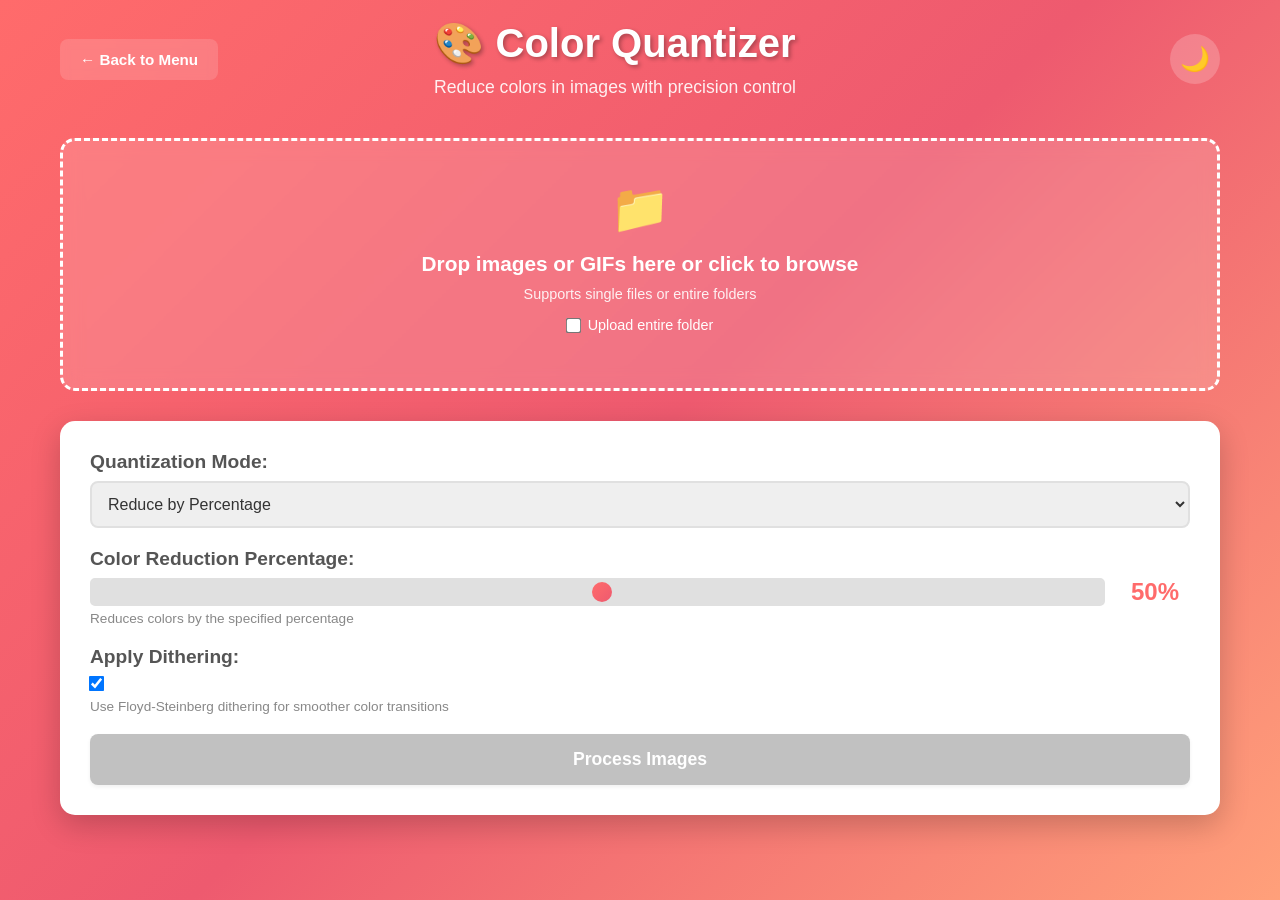
<file: Quantizer/index.html>
<!DOCTYPE html>
<html lang="en">
<head>
    <meta charset="UTF-8">
    <meta name="viewport" content="width=device-width, initial-scale=1.0">
    <title>Color Quantizer - Image Color Reduction Tool</title>
    <link rel="stylesheet" href="styles.css">
</head>
<body>
    <div class="container">
        <header>
            <div class="header-content">
                <a href="../index.html" class="back-to-menu-btn" title="Back to Menu">
                    ← Back to Menu
                </a>
                <div>
                    <h1>🎨 Color Quantizer</h1>
                    <p>Reduce colors in images with precision control</p>
                </div>
                <button class="theme-toggle" id="themeToggle" onclick="toggleTheme()" aria-label="Toggle theme">
                    <span class="theme-icon">🌙</span>
                </button>
            </div>
        </header>

        <main>
            <div class="upload-section">
                <div class="upload-area" id="uploadArea">
                    <div class="upload-content">
                        <div class="upload-icon">📁</div>
                        <h3>Drop images or GIFs here or click to browse</h3>
                        <p>Supports single files or entire folders</p>
                        <div class="file-count" id="fileCount" style="display: none;">
                            <span id="fileCountText">0 files selected</span>
                        </div>
                        <div class="upload-options">
                            <label class="upload-mode-toggle">
                                <input type="checkbox" id="folderMode"> Upload entire folder
                            </label>
                        </div>
                        <input type="file" id="fileInput" multiple accept="image/*">
                    </div>
                </div>
            </div>

            <div class="controls-section">
                <div class="control-group">
                    <label for="quantizationMode">Quantization Mode:</label>
                    <select id="quantizationMode">
                        <option value="percent">Reduce by Percentage</option>
                        <option value="colors">Set Number of Colors</option>
                    </select>
                </div>

                <div class="control-group" id="percentControl">
                    <label for="reductionPercent">Color Reduction Percentage:</label>
                    <div class="slider-container">
                        <input type="range" id="reductionPercent" min="0" max="99" value="50" step="1">
                        <span class="slider-value" id="percentValue">50%</span>
                    </div>
                    <div class="hint">Reduces colors by the specified percentage</div>
                </div>

                <div class="control-group" id="colorsControl" style="display: none;">
                    <label for="numColors">Target Number of Colors:</label>
                    <input type="number" id="numColors" placeholder="Enter number of colors" min="2" max="256" value="8">
                    <div class="hint">Reduces image to specified number of distinct colors (2-256)</div>
                </div>

                <div class="control-group">
                    <label for="dithering">Apply Dithering:</label>
                    <input type="checkbox" id="dithering" checked>
                    <span class="hint">Use Floyd-Steinberg dithering for smoother color transitions</span>
                </div>

                <button id="processBtn" class="process-btn" disabled>Process Images</button>
            </div>

            <div class="progress-section" id="progressSection" style="display: none;">
                <div class="progress-bar">
                    <div class="progress-fill" id="progressFill"></div>
                </div>
                <div class="progress-text" id="progressText">Processing...</div>
            </div>

            <div class="results-section" id="resultsSection" style="display: none;">
                <h3>Quantized Images</h3>
                <div class="results-grid" id="resultsGrid"></div>
                <button id="downloadAllBtn" class="download-all-btn">Download All</button>
            </div>
        </main>
    </div>

    <script src="script.js"></script>
    <script>
        // Theme management
        function getTheme() {
            return localStorage.getItem('theme') || 'light';
        }
        
        function setTheme(theme) {
            document.documentElement.setAttribute('data-theme', theme);
            localStorage.setItem('theme', theme);
            const themeIcon = document.querySelector('.theme-icon');
            if (themeIcon) {
                themeIcon.textContent = theme === 'dark' ? '☀️' : '🌙';
            }
        }
        
        function toggleTheme() {
            const currentTheme = getTheme();
            const newTheme = currentTheme === 'dark' ? 'light' : 'dark';
            setTheme(newTheme);
        }
        
        // Initialize theme
        setTheme(getTheme());
    </script>
</body>
</html>
</file>
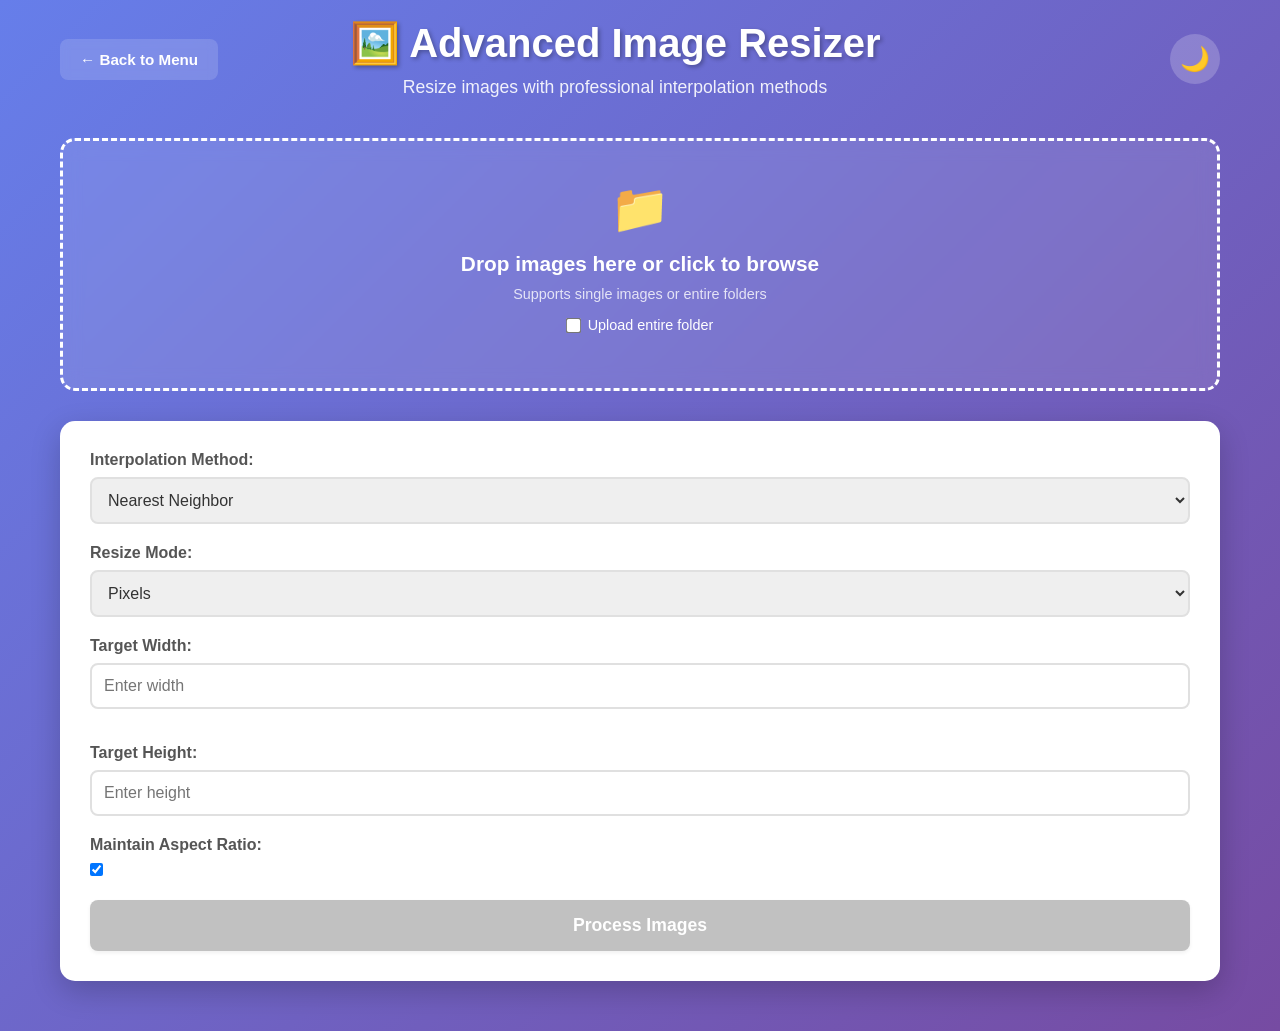
<file: Resizing/index.html>
<!DOCTYPE html>
<html lang="en">
<head>
    <meta charset="UTF-8">
    <meta name="viewport" content="width=device-width, initial-scale=1.0">
    <title>Image Resizer - Advanced Interpolation</title>
    <link rel="stylesheet" href="styles.css">
</head>
<body>
    <div class="container">
        <header>
            <div class="header-content">
                <a href="../index.html" class="back-to-menu-btn" title="Back to Menu">
                    ← Back to Menu
                </a>
                <div>
                    <h1>🖼️ Advanced Image Resizer</h1>
                    <p>Resize images with professional interpolation methods</p>
                </div>
                <button class="theme-toggle" id="themeToggle" onclick="toggleTheme()" aria-label="Toggle theme">
                    <span class="theme-icon">🌙</span>
                </button>
            </div>
        </header>

        <main>
            <div class="upload-section">
                <div class="upload-area" id="uploadArea">
                    <div class="upload-content">
                        <div class="upload-icon">📁</div>
                        <h3>Drop images here or click to browse</h3>
                        <p>Supports single images or entire folders</p>
                        <div class="file-count" id="fileCount" style="display: none;">
                            <span id="fileCountText">0 files selected</span>
                        </div>
                        <div class="upload-options">
                            <label class="upload-mode-toggle">
                                <input type="checkbox" id="folderMode"> Upload entire folder
                            </label>
                        </div>
                        <input type="file" id="fileInput" multiple accept="image/*">
                    </div>
                </div>
            </div>

            <div class="controls-section">
                <div class="control-group">
                    <label for="interpolationMethod">Interpolation Method:</label>
                    <select id="interpolationMethod">
                        <option value="nearest">Nearest Neighbor</option>
                        <option value="bilinear">Bilinear</option>
                        <option value="bicubic">Bicubic</option>
                    </select>
                </div>

                <div class="control-group">
                    <label for="resizeMode">Resize Mode:</label>
                    <select id="resizeMode">
                        <option value="pixels">Pixels</option>
                        <option value="percentage">Percentage</option>
                    </select>
                </div>

                <div class="current-size" id="currentSize" style="display: none;">
                    <h4>Current Image Size:</h4>
                    <div class="size-info">
                        <span id="currentDimensions">-</span>
                        <span id="currentFileSize">-</span>
                    </div>
                </div>

                <div class="resize-controls">
                    <div class="control-group" id="pixelControls">
                        <label for="width">Target Width:</label>
                        <input type="number" id="width" placeholder="Enter width" min="1">
                    </div>

                    <div class="control-group" id="pixelControls">
                        <label for="height">Target Height:</label>
                        <input type="number" id="height" placeholder="Enter height" min="1">
                    </div>

                    <div class="control-group" id="percentageControls" style="display: none;">
                        <label for="percentage">Resize Percentage:</label>
                        <input type="number" id="percentage" placeholder="Enter percentage" min="1" max="1000" value="100">
                        <span class="percentage-label">%</span>
                    </div>
                </div>

                <div class="control-group">
                    <label for="maintainAspect">Maintain Aspect Ratio:</label>
                    <input type="checkbox" id="maintainAspect" checked>
                </div>

                <button id="processBtn" class="process-btn" disabled>Process Images</button>
            </div>

            <div class="progress-section" id="progressSection" style="display: none;">
                <div class="progress-bar">
                    <div class="progress-fill" id="progressFill"></div>
                </div>
                <div class="progress-text" id="progressText">Processing...</div>
            </div>

            <div class="results-section" id="resultsSection" style="display: none;">
                <h3>Processed Images</h3>
                <div class="results-grid" id="resultsGrid"></div>
                <button id="downloadAllBtn" class="download-all-btn">Download All</button>
            </div>
        </main>
    </div>

    <script src="script.js"></script>
    <script>
        // Theme management
        function getTheme() {
            return localStorage.getItem('theme') || 'light';
        }
        
        function setTheme(theme) {
            document.documentElement.setAttribute('data-theme', theme);
            localStorage.setItem('theme', theme);
            const themeIcon = document.querySelector('.theme-icon');
            if (themeIcon) {
                themeIcon.textContent = theme === 'dark' ? '☀️' : '🌙';
            }
        }
        
        function toggleTheme() {
            const currentTheme = getTheme();
            const newTheme = currentTheme === 'dark' ? 'light' : 'dark';
            setTheme(newTheme);
        }
        
        // Initialize theme
        setTheme(getTheme());
    </script>
</body>
</html>
</file>
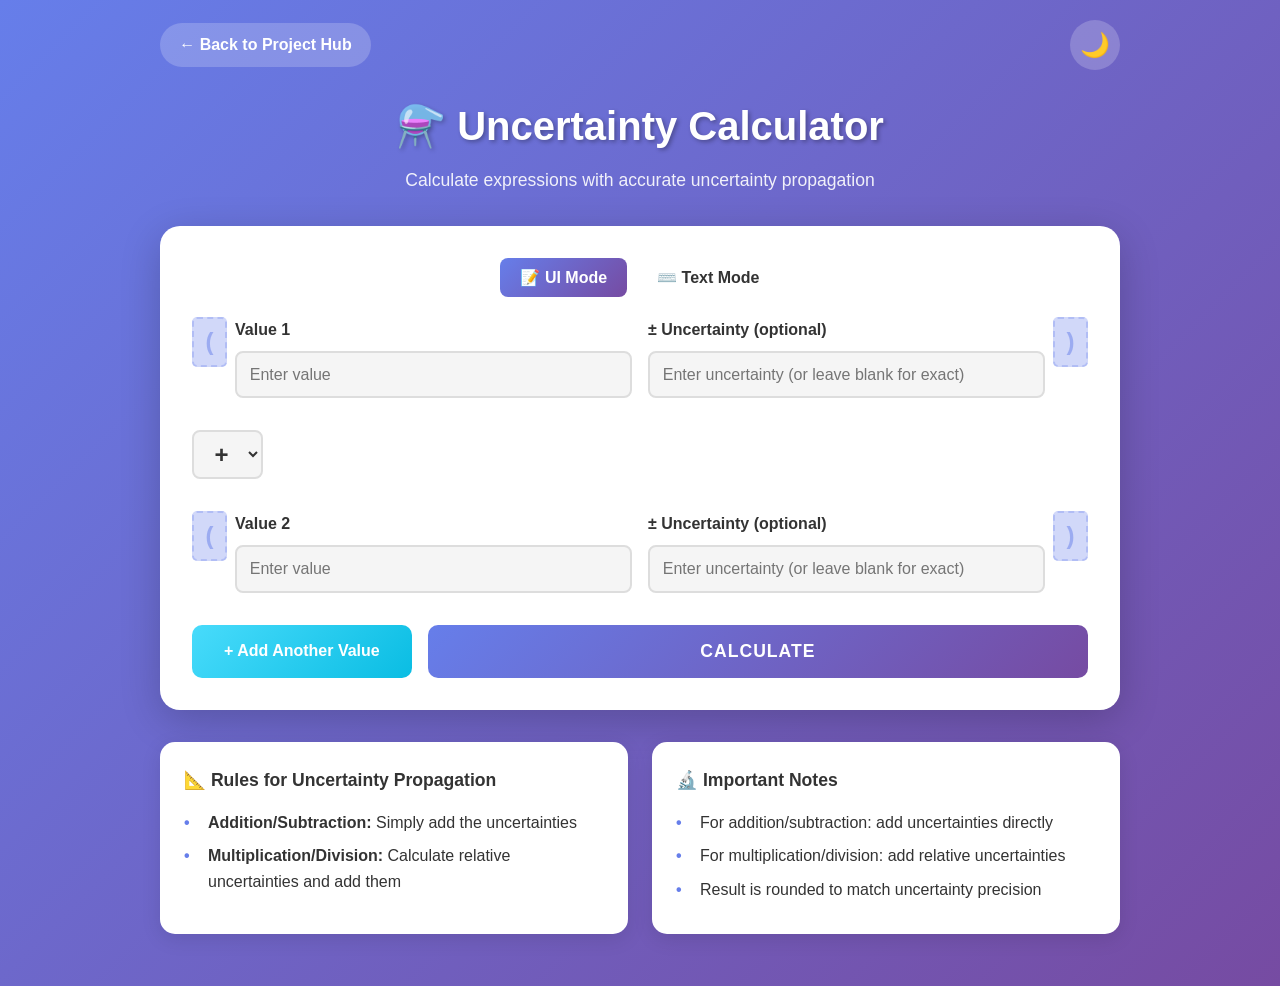
<file: Uncertainty calculator/index.html>
<!DOCTYPE html>
<html lang="en">
<head>
    <meta charset="UTF-8">
    <meta name="viewport" content="width=device-width, initial-scale=1.0">
    <title>Uncertainty Calculator - Advanced Physics Tool</title>
    <link rel="stylesheet" href="styles.css">
</head>
<body>
    <div class="container">
        <div class="top-bar">
            <a href="../index.html" class="back-link-top">← Back to Project Hub</a>
            <button class="theme-toggle" id="themeToggle" onclick="toggleTheme()" aria-label="Toggle theme">
                <span class="theme-icon">🌙</span>
            </button>
        </div>
        <header>
            <div class="header-content">
                <div class="header-title">
                    <h1>⚗️ Uncertainty Calculator</h1>
                    <p>Calculate expressions with accurate uncertainty propagation</p>
                </div>
            </div>
        </header>

        <main>
            <div class="calculator-container">
                <!-- Input mode toggle -->
                <div class="input-mode-toggle">
                    <button class="mode-btn active" id="uiModeBtn" onclick="switchInputMode('ui')">📝 UI Mode</button>
                    <button class="mode-btn" id="textModeBtn" onclick="switchInputMode('text')">⌨️ Text Mode</button>
                </div>
                
                <!-- UI Input Mode -->
                <div class="input-mode" id="uiInputMode">
                    <div class="input-section" id="inputSection">
                        <!-- Value pairs will be added dynamically here -->
                    </div>
                    <div class="button-group">
                        <button class="add-value-btn" onclick="addValuePair()">+ Add Another Value</button>
                        <button class="calculate-btn" onclick="calculate()">Calculate</button>
                    </div>
                </div>
                
                <!-- Text Input Mode -->
                <div class="input-mode" id="textInputMode" style="display: none;">
                    <div class="text-input-container">
                        <label for="textExpression">Enter expression:</label>
                        <div class="text-input-wrapper">
                            <input type="text" id="textExpression" class="text-expression-input" 
                                   placeholder="Example: 5 + 3.4±0.3 or 2 × 3.00±0.01" />
                            <div class="symbol-buttons">
                                <button type="button" class="symbol-btn" onclick="insertSymbol('±')" title="Plus-minus">±</button>
                                <button type="button" class="symbol-btn" onclick="insertSymbol('+')" title="Plus">+</button>
                                <button type="button" class="symbol-btn" onclick="insertSymbol('-')" title="Minus">-</button>
                                <button type="button" class="symbol-btn" onclick="insertSymbol('×')" title="Multiply">×</button>
                                <button type="button" class="symbol-btn" onclick="insertSymbol('÷')" title="Divide">÷</button>
                                <button type="button" class="symbol-btn" onclick="insertSymbol('e')" title="Scientific notation">e</button>
                                <button type="button" class="symbol-btn" onclick="insertSymbol('(')" title="Left parenthesis">(</button>
                                <button type="button" class="symbol-btn" onclick="insertSymbol(')')" title="Right parenthesis">)</button>
                            </div>
                        </div>
                        <button class="calculate-btn" onclick="calculateFromText()">Calculate</button>
                    </div>
                </div>

                <div class="result-section" id="resultSection" style="display: none;">
                    <div class="result-box">
                        <h3>Result</h3>
                        <div class="result-display" id="resultDisplay"></div>
                    </div>

                    <div class="explanation-box">
                        <h3>Step-by-Step Explanation</h3>
                        <div class="explanation-content" id="explanationContent"></div>
                    </div>
                </div>
                
                <div class="debug-box" id="debugBox" style="display: none;">
                    <h3>Debug Information</h3>
                    <pre id="debugContent"></pre>
                </div>
            </div>

            <div class="info-cards">
                <div class="info-card">
                    <h4>📐 Rules for Uncertainty Propagation</h4>
                    <ul>
                        <li><strong>Addition/Subtraction:</strong> Simply add the uncertainties</li>
                        <li><strong>Multiplication/Division:</strong> Calculate relative uncertainties and add them</li>
                    </ul>
                </div>
                <div class="info-card">
                    <h4>🔬 Important Notes</h4>
                    <ul>
                        <li>For addition/subtraction: add uncertainties directly</li>
                        <li>For multiplication/division: add relative uncertainties</li>
                        <li>Result is rounded to match uncertainty precision</li>
                    </ul>
                </div>
            </div>
        </main>
    </div>

    <script src="script.js"></script>
</body>
</html>
</file>
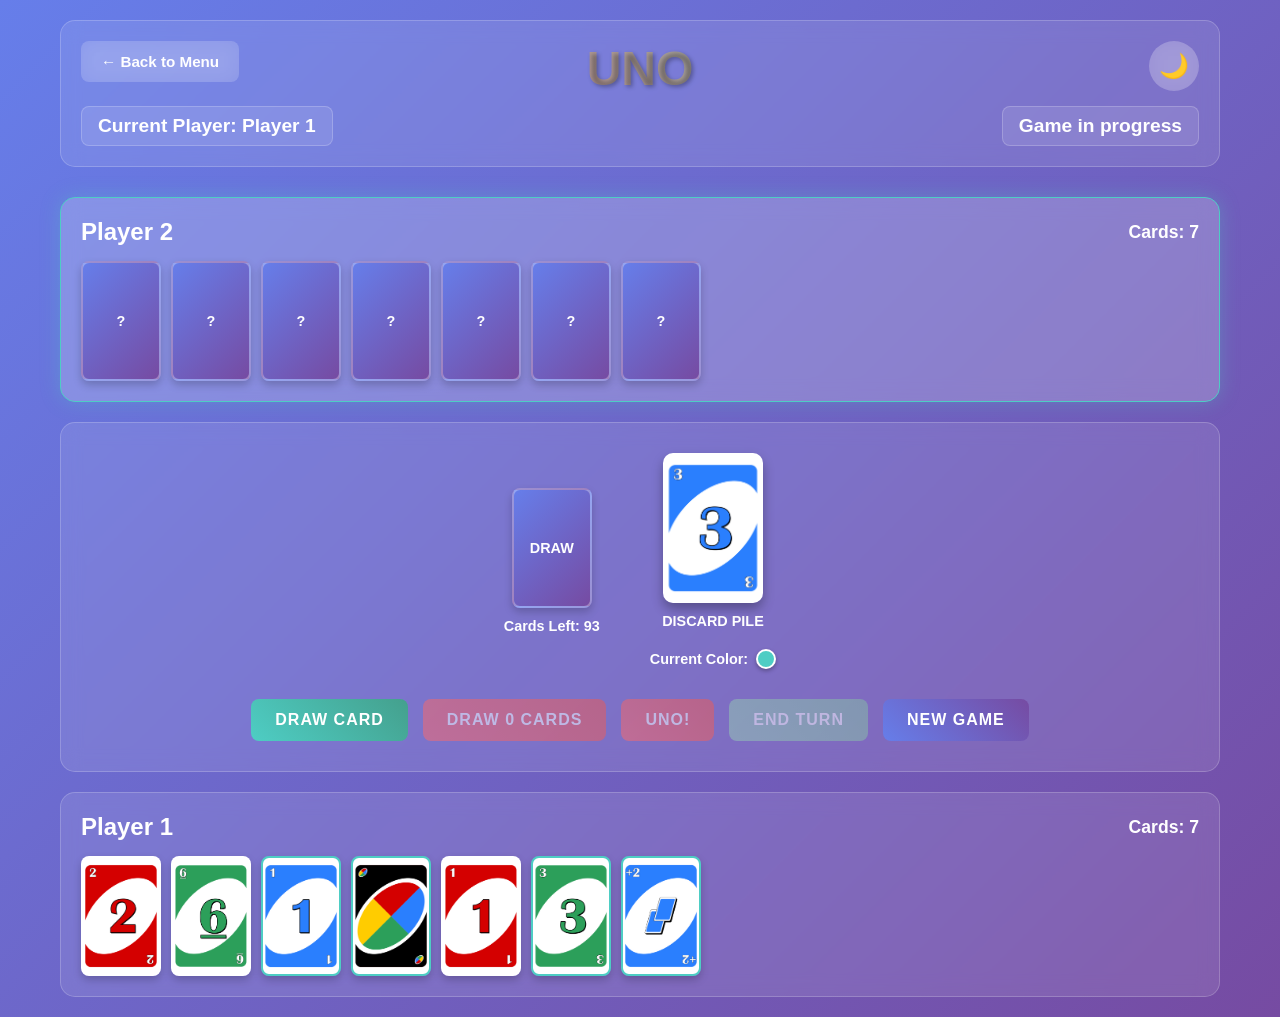
<file: Uno/index.html>
<!DOCTYPE html>
<html lang="en">
<head>
    <meta charset="UTF-8">
    <meta name="viewport" content="width=device-width, initial-scale=1.0">
    <title>UNO Game - 2 Players</title>
    <link rel="stylesheet" href="styles.css">
</head>
<body>
    <div class="game-container">
        <!-- Game Header -->
        <header class="game-header">
            <a href="../index.html" class="back-to-menu-btn" title="Back to Menu">
                ← Back to Menu
            </a>
            <h1>UNO</h1>
            <div class="game-info">
                <div class="current-player">
                    <span>Current Player: </span>
                    <span id="current-player-name">Player 1</span>
                </div>
                <div class="game-status">
                    <span id="game-status">Game Started!</span>
                </div>
            </div>
            <button class="theme-toggle" id="themeToggle" onclick="toggleTheme()" aria-label="Toggle theme">
                <span class="theme-icon">🌙</span>
            </button>
        </header>

        <!-- Game Board -->
        <div class="game-board">
            <!-- Player 2 Area (Top) -->
            <div class="player-area player-2-area">
                <div class="player-info">
                    <h3>Player 2</h3>
                    <div class="card-count">Cards: <span id="player2-count">7</span></div>
                </div>
                <div class="player-hand" id="player2-hand">
                    <!-- Cards will be added dynamically -->
                </div>
            </div>

            <!-- Center Play Area -->
            <div class="play-area">
                <div class="deck-info">
                    <div class="draw-pile">
                        <div class="card-back" id="draw-pile">
                            <span>DRAW</span>
                        </div>
                        <div class="cards-left">Cards Left: <span id="cards-left">108</span></div>
                    </div>
                    
                    <div class="discard-pile">
                        <div class="card" id="top-card">
                            <!-- Top card will be displayed here -->
                        </div>
                        <div class="pile-label">DISCARD PILE</div>
                        <div class="current-color-indicator" id="current-color-indicator">
                            <span>Current Color: </span>
                            <span class="color-circle" id="color-circle"></span>
                        </div>
                    </div>
                </div>

                <div class="game-controls">
                    <button id="draw-card-btn" class="btn btn-primary">Draw Card</button>
                    <button id="draw-pending-btn" class="btn btn-danger" disabled>Draw <span id="pending-count">0</span> Cards</button>
                    <button id="uno-btn" class="btn btn-warning" disabled>UNO!</button>
                    <button id="end-turn-btn" class="btn btn-success" disabled>End Turn</button>
                    <button id="new-game-btn" class="btn btn-secondary">New Game</button>
                </div>
            </div>

            <!-- Player 1 Area (Bottom) -->
            <div class="player-area player-1-area">
                <div class="player-info">
                    <h3>Player 1</h3>
                    <div class="card-count">Cards: <span id="player1-count">7</span></div>
                </div>
                <div class="player-hand" id="player1-hand">
                    <!-- Cards will be added dynamically -->
                </div>
            </div>
        </div>

        <!-- Wild Card Color Selection Modal -->
        <div id="color-modal" class="modal">
            <div class="modal-content">
                <h3>Choose a Color</h3>
                <div class="color-options">
                    <button class="color-btn red" data-color="red">Red</button>
                    <button class="color-btn blue" data-color="blue">Blue</button>
                    <button class="color-btn green" data-color="green">Green</button>
                    <button class="color-btn yellow" data-color="yellow">Yellow</button>
                </div>
            </div>
        </div>

        <!-- Game Over Modal -->
        <div id="game-over-modal" class="modal">
            <div class="modal-content">
                <h2 id="winner-text">Player 1 Wins!</h2>
                <p id="game-over-message">Congratulations!</p>
                <button id="play-again-btn" class="btn btn-primary">Play Again</button>
            </div>
        </div>
    </div>

    <script src="script.js"></script>
    <script>
        // Theme management
        function getTheme() {
            return localStorage.getItem('theme') || 'light';
        }
        
        function setTheme(theme) {
            document.documentElement.setAttribute('data-theme', theme);
            localStorage.setItem('theme', theme);
            const themeIcon = document.querySelector('.theme-icon');
            if (themeIcon) {
                themeIcon.textContent = theme === 'dark' ? '☀️' : '🌙';
            }
        }
        
        function toggleTheme() {
            const currentTheme = getTheme();
            const newTheme = currentTheme === 'dark' ? 'light' : 'dark';
            setTheme(newTheme);
        }
        
        // Initialize theme
        setTheme(getTheme());
    </script>
</body>
</html>
</file>
<file: styles.css>
.projects-hub-page .container {
    max-width: 1180px;
}

.projects-hub-page .header-spacer {
    width: 56px;
    height: 56px;
    justify-self: start;
}

.projects-hub-page .projects-hub-title h1 {
    font-size: 2.6rem;
    line-height: 1.1;
    text-shadow: 2px 2px 4px rgba(0, 0, 0, 0.28);
}

.projects-hub-page .subtitle {
    font-size: 1.08rem;
}

.projects-hub-page .projects-grid {
    grid-template-columns: repeat(3, minmax(0, 1fr));
    gap: 1.35rem;
    margin-bottom: 3rem;
}

.projects-hub-page .project-card {
    min-height: 0;
    padding: 1.4rem;
    border-radius: 18px;
    align-items: center;
    text-align: center;
    overflow: hidden;
}

.projects-hub-page .project-card::before {
    content: '';
    position: absolute;
    top: 0;
    left: 0;
    right: 0;
    height: 4px;
    background: linear-gradient(90deg, #667eea, #764ba2);
}

.projects-hub-page .project-icon {
    font-size: 2.4rem;
    margin-bottom: 0.85rem;
}

.projects-hub-page .project-title {
    font-size: 1.4rem;
    margin-bottom: 0.7rem;
}

.projects-hub-page .project-desc {
    font-size: 1rem;
    margin-bottom: 1rem;
    min-height: 4.2em;
}

.projects-hub-page .project-tags {
    justify-content: center;
    margin-bottom: 1.1rem;
}

.projects-hub-page .tag {
    font-size: 0.9rem;
}

.projects-hub-page .card-controls {
    justify-content: center;
    gap: 0.7rem;
}

.projects-hub-page .launch-btn,
.projects-hub-page .open-link {
    min-height: 44px;
    font-size: 0.98rem;
}

.projects-hub-page .launch-btn {
    display: inline-flex;
    align-items: center;
    justify-content: center;
    text-decoration: none;
    white-space: nowrap;
}

.projects-hub-page .inline-preview {
    display: none;
    margin-top: 1rem;
    border-radius: 16px;
    overflow: hidden;
    border: 1px solid rgba(17, 24, 39, 0.08);
    background: rgba(255, 255, 255, 0.55);
    box-shadow: inset 0 1px 0 rgba(255, 255, 255, 0.3);
}

.projects-hub-page .inline-preview.open {
    display: block;
}

.projects-hub-page .preview-frame {
    display: block;
    width: 100%;
    height: 420px;
    border: 0;
}

.projects-hub-page .info-section {
    background: rgba(255, 255, 255, 0.12);
    backdrop-filter: blur(12px);
    border-radius: 20px;
    padding: 1.7rem;
    margin-bottom: 2rem;
    box-shadow: 0 18px 40px rgba(10, 18, 38, 0.14);
}

.projects-hub-page .info-section h2 {
    text-align: center;
    color: var(--header-text);
    margin-bottom: 1.5rem;
    font-size: 1.9rem;
}

.projects-hub-page .info-grid {
    display: grid;
    grid-template-columns: repeat(2, minmax(0, 1fr));
    gap: 1rem;
}

.projects-hub-page .info-card {
    background: rgba(255, 255, 255, 0.14);
    color: var(--header-text);
    padding: 1.2rem;
    border-radius: 16px;
}

.projects-hub-page .info-card h4 {
    margin-bottom: 0.65rem;
    font-size: 1.2rem;
}

.projects-hub-page .info-card p {
    font-size: 1rem;
    margin: 0;
    opacity: 0.92;
}

.projects-hub-page .site-footer a {
    color: inherit;
}

@media (max-width: 960px) {
    .projects-hub-page .projects-grid {
        grid-template-columns: repeat(2, minmax(0, 1fr));
    }

    .projects-hub-page .info-grid {
        grid-template-columns: 1fr;
    }
}

@media (max-width: 768px) {
    .projects-hub-page .header-spacer {
        width: 52px;
        height: 52px;
    }

    .projects-hub-page .projects-hub-title h1 {
        font-size: 1.9rem;
    }
}

@media (max-width: 600px) {
    .projects-hub-page .projects-grid {
        grid-template-columns: 1fr;
    }

    .projects-hub-page .project-card {
        text-align: center;
        align-items: center;
    }

    .projects-hub-page .project-tags,
    .projects-hub-page .card-controls {
        justify-content: center;
    }

    .projects-hub-page .project-desc {
        min-height: 0;
    }

    .projects-hub-page .preview-frame {
        height: 340px;
    }
}
</file>
<file: Color Change/styles.css>
* {
    margin: 0;
    padding: 0;
    box-sizing: border-box;
}

:root {
    --bg-gradient: linear-gradient(135deg, #667eea 0%, #764ba2 100%);
    --text-color: #333;
    --card-bg: white;
    --border-color: #ddd;
    --section-bg: #f8f9ff;
}

[data-theme="dark"] {
    --bg-gradient: linear-gradient(135deg, #1a1a2e 0%, #16213e 100%);
    --text-color: #e0e0e0;
    --card-bg: #2d2d3a;
    --border-color: #444;
    --section-bg: #1a1a24;
}

body {
    font-family: 'Segoe UI', Tahoma, Geneva, Verdana, sans-serif;
    background: var(--bg-gradient);
    min-height: 100vh;
    color: var(--text-color);
    transition: background 0.3s ease, color 0.3s ease;
}

.header-content {
    display: flex;
    justify-content: space-between;
    align-items: center;
    text-align: center;
    position: relative;
}

.header-content > div {
    flex: 1;
    text-align: center;
}

.back-to-menu-btn {
    position: absolute;
    left: 0;
    background: rgba(255, 255, 255, 0.15);
    color: white;
    padding: 0.75rem 1.25rem;
    border-radius: 0.5rem;
    text-decoration: none;
    font-weight: 600;
    font-size: 0.95rem;
    transition: all 0.3s ease;
    backdrop-filter: blur(5px);
}

.back-to-menu-btn:hover {
    background: rgba(255, 255, 255, 0.25);
    transform: translateX(-3px);
}

.theme-toggle {
    background: rgba(255, 255, 255, 0.2);
    border: none;
    border-radius: 50%;
    width: 50px;
    height: 50px;
    cursor: pointer;
    font-size: 1.5rem;
    display: flex;
    align-items: center;
    justify-content: center;
    transition: all 0.3s ease;
}

.theme-toggle:hover {
    background: rgba(255, 255, 255, 0.3);
    transform: scale(1.1);
}

.container {
    max-width: 1200px;
    margin: 0 auto;
    padding: 20px;
}

header {
    text-align: center;
    margin-bottom: 40px;
    color: white;
}

header h1 {
    font-size: 2.5rem;
    margin-bottom: 10px;
    text-shadow: 2px 2px 4px rgba(0,0,0,0.3);
}

header p {
    font-size: 1.1rem;
    opacity: 0.9;
}

main {
    display: grid;
    grid-template-columns: 1fr 1fr;
    gap: 30px;
    background: var(--card-bg);
    border-radius: 20px;
    padding: 30px;
    box-shadow: 0 20px 40px rgba(0,0,0,0.1);
    transition: background 0.3s ease;
}

.upload-section {
    display: flex;
    flex-direction: column;
    gap: 20px;
}

.upload-options {
    display: grid;
    grid-template-columns: 1fr 1fr;
    gap: 15px;
}

.file-upload {
    position: relative;
}

#imageInput, #folderInput {
    display: none;
}

.upload-label {
    display: flex;
    flex-direction: column;
    align-items: center;
    justify-content: center;
    padding: 40px 20px;
    border: 3px dashed #667eea;
    border-radius: 15px;
    background: var(--section-bg);
    cursor: pointer;
    transition: all 0.3s ease;
    min-height: 200px;
}

.upload-label:hover {
    border-color: #764ba2;
    background: #f0f2ff;
    transform: translateY(-2px);
}

.upload-icon {
    font-size: 3rem;
    margin-bottom: 10px;
}

.upload-text {
    font-size: 1.2rem;
    font-weight: 600;
    color: #667eea;
}

/* Apply theme colors to all text elements */
.control-group, .color-input-group, .instruction, .batch-preview, 
.channel-option span, .batch-results .filename {
    color: var(--text-color);
}

.image-preview {
    text-align: center;
}

.image-preview img {
    max-width: 100%;
    max-height: 300px;
    border-radius: 10px;
    box-shadow: 0 10px 20px rgba(0,0,0,0.1);
}

.batch-preview {
    display: grid;
    grid-template-columns: repeat(auto-fill, minmax(120px, 1fr));
    gap: 10px;
    max-height: 200px;
    overflow-y: auto;
    padding: 10px;
    background: var(--section-bg);
    border-radius: 10px;
    border: 1px solid var(--border-color);
}

.batch-preview img {
    width: 100%;
    height: 80px;
    object-fit: cover;
    border-radius: 5px;
    box-shadow: 0 2px 5px rgba(0,0,0,0.1);
}

.batch-preview .image-item {
    position: relative;
}

.batch-preview .image-name {
    font-size: 0.7rem;
    text-align: center;
    margin-top: 5px;
    color: #666;
    word-break: break-all;
}

.controls-section {
    display: flex;
    flex-direction: column;
    gap: 25px;
}

.controls-section h3 {
    color: var(--text-color);
    margin-bottom: 15px;
    font-size: 1.3rem;
    border-bottom: 2px solid #667eea;
    padding-bottom: 5px;
}

.color-picker-section {
    background: var(--section-bg);
    padding: 20px;
    border-radius: 15px;
    border: 1px solid var(--border-color);
}

.color-inputs {
    display: flex;
    flex-direction: column;
    gap: 15px;
    align-items: center;
}

#colorPicker {
    width: 80px;
    height: 80px;
    border: 3px solid var(--border-color);
    border-radius: 50%;
    cursor: pointer;
    box-shadow: 0 5px 15px rgba(0,0,0,0.2);
    background: none;
    appearance: none;
    -webkit-appearance: none;
    overflow: hidden;
}

.color-values {
    display: flex;
    flex-direction: column;
    gap: 10px;
    width: 100%;
}

.color-input-group {
    display: flex;
    align-items: center;
    gap: 10px;
}

.color-input-group label {
    font-weight: 600;
    min-width: 60px;
    font-size: 1.1rem;
    color: var(--text-color);
}

.color-input-group input {
    flex: 1;
    padding: 12px 16px;
    border: 2px solid var(--border-color);
    border-radius: 10px;
    font-size: 1.1rem;
    transition: border-color 0.3s ease;
    background: var(--card-bg);
    color: var(--text-color);
}

.color-input-group input:focus {
    outline: none;
    border-color: #667eea;
}

.mode-selection {
    background: var(--section-bg);
    padding: 20px;
    border-radius: 15px;
    border: 1px solid var(--border-color);
}

.mode-buttons {
    display: flex;
    gap: 10px;
}

.mode-btn {
    flex: 1;
    padding: 12px 20px;
    border: 2px solid #e0e6ff;
    background: var(--card-bg);
    border-radius: 10px;
    cursor: pointer;
    font-weight: 600;
    transition: all 0.3s ease;
    font-size: 1rem;
    color: var(--text-color);
}

.mode-btn:hover {
    border-color: #667eea;
    background: var(--section-bg);
    transform: translateY(-2px);
    box-shadow: 0 4px 8px rgba(0, 0, 0, 0.1);
    color: var(--text-color);
}

.mode-btn.active {
    background: #667eea;
    color: white;
    border-color: #667eea;
}

.channel-selection {
    background: var(--section-bg);
    padding: 20px;
    border-radius: 15px;
    border: 1px solid var(--border-color);
}

.instruction {
    font-size: 0.9rem;
    color: #666;
    margin-bottom: 15px;
    font-style: italic;
}

.channel-group {
    display: flex;
    flex-direction: column;
    gap: 10px;
}

.channel-option {
    display: flex;
    align-items: center;
    gap: 12px;
    padding: 14px;
    background: var(--card-bg);
    border-radius: 10px;
    cursor: pointer;
    transition: all 0.3s ease;
    border: 2px solid var(--border-color);
    font-size: 1.1rem;
}

.channel-option:hover {
    background: var(--section-bg);
    border-color: var(--primary);
    transform: translateY(-2px);
    box-shadow: 0 4px 8px rgba(0, 0, 0, 0.1);
}

.channel-option input[type="checkbox"] {
    width: 22px;
    height: 22px;
    accent-color: #667eea;
    cursor: pointer;
}

.channel-option span {
    font-weight: 600;
    font-size: 1.1rem;
    color: var(--text-color);
}

.action-buttons {
    display: flex;
    gap: 15px;
    flex-wrap: wrap;
}

.process-btn, .download-btn, .download-all-btn {
    flex: 1;
    min-width: 150px;
    padding: 18px 30px;
    border: none;
    border-radius: 12px;
    font-size: 1.25rem;
    font-weight: 600;
    cursor: pointer;
    transition: all 0.3s ease;
    box-shadow: 0 4px 6px rgba(0, 0, 0, 0.1);
}

.process-btn {
    background: #667eea;
    color: white;
}

.process-btn:hover:not(:disabled) {
    background: #5a6fd8;
    transform: translateY(-2px);
    box-shadow: 0 5px 15px rgba(102, 126, 234, 0.3);
}

.process-btn:disabled {
    background: #999;
    color: #fff;
    cursor: not-allowed;
    transform: none;
    box-shadow: 0 2px 4px rgba(0, 0, 0, 0.1);
    opacity: 0.6;
}

.download-btn {
    background: #28a745;
    color: white;
}

.download-btn:hover:not(:disabled) {
    background: #218838;
    transform: translateY(-2px);
    box-shadow: 0 5px 15px rgba(40, 167, 69, 0.3);
}

.download-btn:disabled {
    background: #999;
    color: #fff;
    cursor: not-allowed;
    transform: none;
    box-shadow: 0 2px 4px rgba(0, 0, 0, 0.1);
    opacity: 0.6;
}

.download-all-btn {
    background: #17a2b8;
    color: white;
}

.download-all-btn:hover:not(:disabled) {
    background: #138496;
    transform: translateY(-2px);
    box-shadow: 0 5px 15px rgba(23, 162, 184, 0.3);
}

.download-all-btn:disabled {
    background: #999;
    color: #fff;
    cursor: not-allowed;
    transform: none;
    box-shadow: 0 2px 4px rgba(0, 0, 0, 0.1);
    opacity: 0.6;
}

.progress-section {
    background: var(--section-bg);
    padding: 20px;
    border-radius: 15px;
    border: 1px solid var(--border-color);
}

.progress-bar {
    width: 100%;
    height: 20px;
    background: #e0e6ff;
    border-radius: 10px;
    overflow: hidden;
    margin-bottom: 10px;
}

.progress-fill {
    height: 100%;
    background: linear-gradient(90deg, #667eea, #764ba2);
    width: 0%;
    transition: width 0.3s ease;
}

.progress-text {
    text-align: center;
    font-weight: 600;
    color: #555;
}

.result-section {
    grid-column: 1 / -1;
    margin-top: 20px;
    background: var(--section-bg);
    padding: 20px;
    border-radius: 15px;
    border: 1px solid var(--border-color);
}

.result-preview {
    text-align: center;
}

.result-preview img {
    max-width: 100%;
    max-height: 400px;
    border-radius: 10px;
    box-shadow: 0 10px 20px rgba(0,0,0,0.1);
}

.batch-results {
    display: grid;
    grid-template-columns: repeat(auto-fill, minmax(150px, 1fr));
    gap: 15px;
    margin-top: 20px;
}

.batch-results .result-item {
    text-align: center;
    background: var(--card-bg);
    padding: 10px;
    border-radius: 10px;
    box-shadow: 0 5px 15px rgba(0,0,0,0.1);
}

.batch-results .result-item img {
    width: 100%;
    height: 120px;
    object-fit: cover;
    border-radius: 5px;
    margin-bottom: 10px;
}

.batch-results .result-item .filename {
    font-size: 0.8rem;
    color: #666;
    word-break: break-all;
}

.batch-results .result-item .download-link {
    display: inline-block;
    margin-top: 5px;
    padding: 5px 10px;
    background: #667eea;
    color: white;
    text-decoration: none;
    border-radius: 5px;
    font-size: 0.8rem;
    transition: background 0.3s ease;
}

.batch-results .result-item .download-link:hover {
    background: #5a6fd8;
}

/* Responsive Design */
@media (max-width: 768px) {
    main {
        grid-template-columns: 1fr;
        gap: 20px;
        padding: 20px;
    }
    
    header h1 {
        font-size: 2rem;
    }
    
    .color-inputs {
        align-items: stretch;
    }
    
    .color-values {
        gap: 8px;
    }
    
    .mode-buttons {
        flex-direction: column;
    }
    
    .action-buttons {
        flex-direction: column;
    }
    
    .upload-options {
        grid-template-columns: 1fr;
    }
    
    .batch-results {
        grid-template-columns: repeat(auto-fill, minmax(120px, 1fr));
    }
}

/* Loading animation */
.loading {
    position: relative;
    overflow: hidden;
}

.loading::after {
    content: '';
    position: absolute;
    top: 0;
    left: -100%;
    width: 100%;
    height: 100%;
    background: linear-gradient(90deg, transparent, rgba(255,255,255,0.4), transparent);
    animation: loading 1.5s infinite;
}

@keyframes loading {
    0% { left: -100%; }
    100% { left: 100%; }
}
</file>
<file: Quantizer/styles.css>
* {
    margin: 0;
    padding: 0;
    box-sizing: border-box;
}

:root {
    --bg-gradient: linear-gradient(135deg, #ff6b6b 0%, #ee5a6f 50%, #ffa07a 100%);
    --text-color: #333;
    --card-bg: white;
    --border-color: #ddd;
}

[data-theme="dark"] {
    --bg-gradient: linear-gradient(135deg, #2d1b1e 0%, #3d2b2f 50%, #4d3b3f 100%);
    --text-color: #e0e0e0;
    --card-bg: #1a1415;
    --border-color: #444;
}

body {
    font-family: 'Segoe UI', Tahoma, Geneva, Verdana, sans-serif;
    background: var(--bg-gradient);
    min-height: 100vh;
    color: var(--text-color);
    transition: background 0.3s ease, color 0.3s ease;
}

.header-content {
    display: flex;
    justify-content: space-between;
    align-items: center;
    text-align: center;
    position: relative;
}

.header-content > div {
    flex: 1;
    text-align: center;
}

.back-to-menu-btn {
    position: absolute;
    left: 0;
    background: rgba(255, 255, 255, 0.15);
    color: white;
    padding: 0.75rem 1.25rem;
    border-radius: 0.5rem;
    text-decoration: none;
    font-weight: 600;
    font-size: 0.95rem;
    transition: all 0.3s ease;
    backdrop-filter: blur(5px);
}

.back-to-menu-btn:hover {
    background: rgba(255, 255, 255, 0.25);
    transform: translateX(-3px);
}

.theme-toggle {
    background: rgba(255, 255, 255, 0.2);
    border: none;
    border-radius: 50%;
    width: 50px;
    height: 50px;
    cursor: pointer;
    font-size: 1.5rem;
    display: flex;
    align-items: center;
    justify-content: center;
    transition: all 0.3s ease;
}

.theme-toggle:hover {
    background: rgba(255, 255, 255, 0.3);
    transform: scale(1.1);
}

.container {
    max-width: 1200px;
    margin: 0 auto;
    padding: 20px;
}

/* Apply theme to all elements that need it */
.controls-section, .control-group, label, select, input[type="number"], input[type="range"] {
    color: var(--text-color);
}

#fileInput {
    color: var(--text-color);
}

/* Dark theme specific styling */
[data-theme="dark"] .upload-area {
    background: rgba(0, 0, 0, 0.3);
    border-color: rgba(255, 255, 255, 0.2);
}

[data-theme="dark"] .controls-section {
    background: rgba(0, 0, 0, 0.3);
}

[data-theme="dark"] .control-group {
    background: rgba(0, 0, 0, 0.2);
}

[data-theme="dark"] select, [data-theme="dark"] input {
    background: rgba(0, 0, 0, 0.3);
    border-color: rgba(255, 255, 255, 0.2);
    color: var(--text-color);
}

/* Dark theme slider styling */
[data-theme="dark"] input[type="range"] {
    background: #444;
}

[data-theme="dark"] input[type="range"]::-webkit-slider-thumb {
    background: linear-gradient(135deg, #ff6b6b 0%, #ee5a6f 100%);
    box-shadow: 0 2px 8px rgba(255, 107, 107, 0.5);
}

[data-theme="dark"] input[type="range"]::-webkit-slider-thumb:hover {
    box-shadow: 0 3px 12px rgba(255, 107, 107, 0.7);
}

[data-theme="dark"] input[type="range"]::-moz-range-thumb {
    background: linear-gradient(135deg, #ff6b6b 0%, #ee5a6f 100%);
    box-shadow: 0 2px 8px rgba(255, 107, 107, 0.5);
}

[data-theme="dark"] input[type="range"]::-moz-range-thumb:hover {
    box-shadow: 0 3px 12px rgba(255, 107, 107, 0.7);
}

[data-theme="dark"] .slider-value {
    color: #ff6b6b;
    text-shadow: 0 2px 4px rgba(255, 107, 107, 0.3);
}

header {
    text-align: center;
    margin-bottom: 40px;
    color: white;
}

header h1 {
    font-size: 2.5rem;
    margin-bottom: 10px;
    text-shadow: 2px 2px 4px rgba(0,0,0,0.3);
}

header p {
    font-size: 1.1rem;
    opacity: 0.9;
}

.upload-section {
    margin-bottom: 30px;
}

.upload-area {
    border: 3px dashed #fff;
    border-radius: 15px;
    padding: 40px;
    text-align: center;
    background: rgba(255, 255, 255, 0.15);
    backdrop-filter: blur(10px);
    transition: all 0.3s ease;
    cursor: pointer;
    position: relative;
}

.upload-area:hover {
    background: rgba(255, 255, 255, 0.25);
    transform: translateY(-2px);
}

.upload-area.dragover {
    background: rgba(255, 255, 255, 0.35);
    border-color: #ffeb3b;
}

.upload-content {
    pointer-events: none;
}

.upload-content .upload-mode-toggle {
    pointer-events: auto;
}

.file-count {
    margin: 10px 0;
    padding: 8px 16px;
    background: rgba(76, 175, 80, 0.3);
    border-radius: 20px;
    color: white;
    font-size: 0.9rem;
    font-weight: 600;
}

.upload-icon {
    font-size: 3rem;
    margin-bottom: 15px;
}

.upload-content h3 {
    color: white;
    margin-bottom: 10px;
    font-size: 1.3rem;
}

.upload-content p {
    color: rgba(255, 255, 255, 0.9);
    font-size: 0.9rem;
}

.upload-options {
    margin: 15px 0;
}

.upload-mode-toggle {
    display: flex;
    align-items: center;
    justify-content: center;
    color: white;
    font-size: 0.9rem;
    cursor: pointer;
}

.upload-mode-toggle input[type="checkbox"] {
    margin-right: 8px;
    transform: scale(1.2);
}

#fileInput {
    position: absolute;
    top: 0;
    left: 0;
    width: 100%;
    height: 100%;
    opacity: 0;
    cursor: pointer;
}

.controls-section {
    background: white;
    border-radius: 15px;
    padding: 30px;
    margin-bottom: 30px;
    box-shadow: 0 10px 30px rgba(0,0,0,0.2);
}

.control-group {
    margin-bottom: 20px;
}

.control-group label {
    display: block;
    margin-bottom: 8px;
    font-weight: 600;
    font-size: 1.2rem;
    color: #555;
}

.control-group input,
.control-group select {
    width: 100%;
    padding: 12px;
    border: 2px solid #e0e0e0;
    border-radius: 8px;
    font-size: 1rem;
    transition: border-color 0.3s ease;
}

.control-group input:focus,
.control-group select:focus {
    outline: none;
    border-color: #ff6b6b;
}

.control-group input[type="checkbox"] {
    width: auto;
    margin-right: 10px;
    transform: scale(1.2);
}

.hint {
    font-size: 0.85rem;
    color: #888;
    margin-top: 5px;
    display: block;
}

.slider-container {
    display: flex;
    align-items: center;
    gap: 15px;
}

input[type="range"] {
    flex: 1;
    -webkit-appearance: none;
    appearance: none;
    height: 8px;
    background: #e0e0e0;
    border-radius: 5px;
    outline: none;
}

input[type="range"]::-webkit-slider-thumb {
    -webkit-appearance: none;
    appearance: none;
    width: 20px;
    height: 20px;
    background: linear-gradient(135deg, #ff6b6b 0%, #ee5a6f 100%);
    border-radius: 50%;
    cursor: pointer;
    transition: transform 0.2s ease;
}

input[type="range"]::-webkit-slider-thumb:hover {
    transform: scale(1.2);
}

input[type="range"]::-moz-range-thumb {
    width: 20px;
    height: 20px;
    background: linear-gradient(135deg, #ff6b6b 0%, #ee5a6f 100%);
    border-radius: 50%;
    cursor: pointer;
    border: none;
    transition: transform 0.2s ease;
}

input[type="range"]::-moz-range-thumb:hover {
    transform: scale(1.2);
}

.slider-value {
    font-weight: 700;
    color: #ff6b6b;
    font-size: 1.5rem;
    min-width: 70px;
    text-align: center;
}

.process-btn {
    width: 100%;
    padding: 15px;
    background: linear-gradient(135deg, #ff6b6b 0%, #ee5a6f 100%);
    color: white;
    border: none;
    border-radius: 8px;
    font-size: 1.1rem;
    font-weight: 600;
    cursor: pointer;
    transition: all 0.3s ease;
}

.process-btn:hover:not(:disabled) {
    transform: translateY(-2px);
    box-shadow: 0 5px 15px rgba(255, 107, 107, 0.4);
}

.process-btn:disabled {
    background: #999;
    color: #fff;
    cursor: not-allowed;
    transform: none;
    box-shadow: 0 2px 4px rgba(0, 0, 0, 0.1);
    opacity: 0.6;
}

.progress-section {
    background: white;
    border-radius: 15px;
    padding: 30px;
    margin-bottom: 30px;
    box-shadow: 0 10px 30px rgba(0,0,0,0.2);
}

.progress-bar {
    width: 100%;
    height: 20px;
    background: #e0e0e0;
    border-radius: 10px;
    overflow: hidden;
    margin-bottom: 15px;
}

.progress-fill {
    height: 100%;
    background: linear-gradient(135deg, #ff6b6b 0%, #ee5a6f 100%);
    width: 0%;
    transition: width 0.3s ease;
}

.progress-text {
    text-align: center;
    font-weight: 600;
    color: #555;
}

.results-section {
    background: white;
    border-radius: 15px;
    padding: 30px;
    box-shadow: 0 10px 30px rgba(0,0,0,0.2);
}

[data-theme="dark"] .results-section {
    background: var(--card-bg);
    border: 1px solid var(--border-color);
}

.results-section h3 {
    margin-bottom: 20px;
    color: var(--text-color);
    text-align: center;
}

.results-grid {
    display: grid;
    grid-template-columns: repeat(auto-fill, minmax(200px, 1fr));
    gap: 20px;
    margin-bottom: 30px;
}

.result-item {
    border: 2px solid #e0e0e0;
    border-radius: 10px;
    padding: 15px;
    text-align: center;
    transition: transform 0.3s ease;
    background: white;
}

[data-theme="dark"] .result-item {
    background: var(--card-bg);
    border-color: var(--border-color);
}

.result-item:hover {
    transform: translateY(-5px);
    box-shadow: 0 5px 15px rgba(0,0,0,0.1);
}

[data-theme="dark"] .result-item:hover {
    box-shadow: 0 5px 15px rgba(0, 0, 0, 0.5);
}

.result-item img {
    max-width: 100%;
    height: 150px;
    object-fit: cover;
    border-radius: 8px;
    margin-bottom: 10px;
}

.result-item .filename {
    font-weight: 600;
    color: #555;
    margin-bottom: 10px;
    word-break: break-all;
}

[data-theme="dark"] .result-item .filename {
    color: var(--text-color);
}

.result-item .download-btn {
    padding: 8px 16px;
    background: #ff6b6b;
    color: white;
    border: none;
    border-radius: 5px;
    cursor: pointer;
    font-size: 0.9rem;
    transition: background 0.3s ease;
}

.result-item .download-btn:hover {
    background: #ee5a6f;
}

.download-all-btn {
    width: 100%;
    padding: 15px;
    background: #ff6b6b;
    color: white;
    border: none;
    border-radius: 8px;
    font-size: 1.1rem;
    font-weight: 600;
    cursor: pointer;
    transition: all 0.3s ease;
}

.download-all-btn:hover {
    background: #ee5a6f;
    transform: translateY(-2px);
    box-shadow: 0 5px 15px rgba(255, 107, 107, 0.4);
}

@media (max-width: 768px) {
    .container {
        padding: 10px;
    }
    
    header h1 {
        font-size: 2rem;
    }
    
    .upload-area {
        padding: 20px;
    }
    
    .controls-section,
    .progress-section,
    .results-section {
        padding: 20px;
    }
    
    .results-grid {
        grid-template-columns: repeat(auto-fill, minmax(150px, 1fr));
        gap: 15px;
    }
    
    .slider-container {
        flex-direction: column;
        align-items: stretch;
    }
    
    .slider-value {
        text-align: center;
    }
}
</file>
<file: Resizing/styles.css>
* {
    margin: 0;
    padding: 0;
    box-sizing: border-box;
}

:root {
    --bg-gradient: linear-gradient(135deg, #667eea 0%, #764ba2 100%);
    --text-color: #333;
    --card-bg: white;
    --border-color: #ddd;
}

[data-theme="dark"] {
    --bg-gradient: linear-gradient(135deg, #1a1a2e 0%, #16213e 100%);
    --text-color: #e0e0e0;
    --card-bg: #2d2d3a;
    --border-color: #444;
}

body {
    font-family: 'Segoe UI', Tahoma, Geneva, Verdana, sans-serif;
    background: var(--bg-gradient);
    min-height: 100vh;
    color: var(--text-color);
    transition: background 0.3s ease, color 0.3s ease;
}

.header-content {
    display: flex;
    justify-content: space-between;
    align-items: center;
    text-align: center;
    position: relative;
}

.header-content > div {
    flex: 1;
    text-align: center;
}

.back-to-menu-btn {
    position: absolute;
    left: 0;
    background: rgba(255, 255, 255, 0.15);
    color: white;
    padding: 0.75rem 1.25rem;
    border-radius: 0.5rem;
    text-decoration: none;
    font-weight: 600;
    font-size: 0.95rem;
    transition: all 0.3s ease;
    backdrop-filter: blur(5px);
}

.back-to-menu-btn:hover {
    background: rgba(255, 255, 255, 0.25);
    transform: translateX(-3px);
}

.theme-toggle {
    background: rgba(255, 255, 255, 0.2);
    border: none;
    border-radius: 50%;
    width: 50px;
    height: 50px;
    cursor: pointer;
    font-size: 1.5rem;
    display: flex;
    align-items: center;
    justify-content: center;
    transition: all 0.3s ease;
}

.theme-toggle:hover {
    background: rgba(255, 255, 255, 0.3);
    transform: scale(1.1);
}

.container {
    max-width: 1200px;
    margin: 0 auto;
    padding: 20px;
}

/* Apply theme to all elements that need it */
.controls-section, .control-group, label, select, input[type="number"], input[type="range"] {
    color: var(--text-color);
}

#fileInput {
    color: var(--text-color);
}

/* Dark theme specific styling */
[data-theme="dark"] .upload-area {
    background: rgba(0, 0, 0, 0.3);
    border-color: rgba(255, 255, 255, 0.2);
}

[data-theme="dark"] .controls-section {
    background: rgba(0, 0, 0, 0.3);
}

[data-theme="dark"] .control-group {
    background: rgba(0, 0, 0, 0.2);
}

[data-theme="dark"] select, [data-theme="dark"] input {
    background: rgba(0, 0, 0, 0.3);
    border-color: rgba(255, 255, 255, 0.2);
    color: var(--text-color);
}

header {
    text-align: center;
    margin-bottom: 40px;
    color: white;
}

header h1 {
    font-size: 2.5rem;
    margin-bottom: 10px;
    text-shadow: 2px 2px 4px rgba(0,0,0,0.3);
}

header p {
    font-size: 1.1rem;
    opacity: 0.9;
}

.upload-section {
    margin-bottom: 30px;
}

.upload-area {
    border: 3px dashed #fff;
    border-radius: 15px;
    padding: 40px;
    text-align: center;
    background: rgba(255, 255, 255, 0.1);
    backdrop-filter: blur(10px);
    transition: all 0.3s ease;
    cursor: pointer;
    position: relative;
}

.upload-area:hover {
    background: rgba(255, 255, 255, 0.2);
    transform: translateY(-2px);
}

.upload-area.dragover {
    background: rgba(255, 255, 255, 0.3);
    border-color: #4CAF50;
}

.upload-content {
    pointer-events: none;
}

.upload-content .upload-mode-toggle {
    pointer-events: auto;
}

.file-count {
    margin: 10px 0;
    padding: 8px 16px;
    background: rgba(76, 175, 80, 0.2);
    border-radius: 20px;
    color: white;
    font-size: 0.9rem;
    font-weight: 600;
}

.upload-icon {
    font-size: 3rem;
    margin-bottom: 15px;
}

.upload-content h3 {
    color: white;
    margin-bottom: 10px;
    font-size: 1.3rem;
}

.upload-content p {
    color: rgba(255, 255, 255, 0.8);
    font-size: 0.9rem;
}

.upload-options {
    margin: 15px 0;
}

.upload-mode-toggle {
    display: flex;
    align-items: center;
    justify-content: center;
    color: white;
    font-size: 0.9rem;
    cursor: pointer;
}

.upload-mode-toggle input[type="checkbox"] {
    margin-right: 8px;
    transform: scale(1.2);
}

#fileInput {
    position: absolute;
    top: 0;
    left: 0;
    width: 100%;
    height: 100%;
    opacity: 0;
    cursor: pointer;
}

.controls-section {
    background: white;
    border-radius: 15px;
    padding: 30px;
    margin-bottom: 30px;
    box-shadow: 0 10px 30px rgba(0,0,0,0.2);
}

.control-group {
    margin-bottom: 20px;
}

.control-group label {
    display: block;
    margin-bottom: 8px;
    font-weight: 600;
    color: #555;
}

.control-group input,
.control-group select {
    width: 100%;
    padding: 12px;
    border: 2px solid #e0e0e0;
    border-radius: 8px;
    font-size: 1rem;
    transition: border-color 0.3s ease;
}

.control-group input:focus,
.control-group select:focus {
    outline: none;
    border-color: #667eea;
}

.control-group input[type="checkbox"] {
    width: auto;
    margin-right: 10px;
}

.current-size {
    background: #f8f9fa;
    border-radius: 8px;
    padding: 15px;
    margin-bottom: 20px;
    border-left: 4px solid #667eea;
}

.current-size h4 {
    margin-bottom: 10px;
    color: #555;
    font-size: 1rem;
}

.size-info {
    display: flex;
    justify-content: space-between;
    align-items: center;
}

.size-info span {
    font-weight: 600;
    color: #333;
}

.resize-controls {
    display: flex;
    flex-direction: column;
    gap: 15px;
}

.percentage-label {
    margin-left: 8px;
    font-weight: 600;
    color: #555;
}

.process-btn {
    width: 100%;
    padding: 15px;
    background: linear-gradient(135deg, #667eea 0%, #764ba2 100%);
    color: white;
    border: none;
    border-radius: 8px;
    font-size: 1.1rem;
    font-weight: 600;
    cursor: pointer;
    transition: all 0.3s ease;
}

.process-btn:hover:not(:disabled) {
    transform: translateY(-2px);
    box-shadow: 0 5px 15px rgba(102, 126, 234, 0.4);
}

.process-btn:disabled {
    background: #999;
    color: #fff;
    cursor: not-allowed;
    transform: none;
    box-shadow: 0 2px 4px rgba(0, 0, 0, 0.1);
    opacity: 0.6;
}

.progress-section {
    background: white;
    border-radius: 15px;
    padding: 30px;
    margin-bottom: 30px;
    box-shadow: 0 10px 30px rgba(0,0,0,0.2);
}

.progress-bar {
    width: 100%;
    height: 20px;
    background: #e0e0e0;
    border-radius: 10px;
    overflow: hidden;
    margin-bottom: 15px;
}

.progress-fill {
    height: 100%;
    background: linear-gradient(135deg, #667eea 0%, #764ba2 100%);
    width: 0%;
    transition: width 0.3s ease;
}

.progress-text {
    text-align: center;
    font-weight: 600;
    color: #555;
}

.results-section {
    background: white;
    border-radius: 15px;
    padding: 30px;
    box-shadow: 0 10px 30px rgba(0,0,0,0.2);
}

[data-theme="dark"] .results-section {
    background: var(--card-bg);
    border: 1px solid var(--border-color);
}

.results-section h3 {
    margin-bottom: 20px;
    color: var(--text-color);
    text-align: center;
}

.results-grid {
    display: grid;
    grid-template-columns: repeat(auto-fill, minmax(200px, 1fr));
    gap: 20px;
    margin-bottom: 30px;
}

.result-item {
    border: 2px solid #e0e0e0;
    border-radius: 10px;
    padding: 15px;
    text-align: center;
    transition: transform 0.3s ease;
    background: white;
}

[data-theme="dark"] .result-item {
    background: var(--card-bg);
    border-color: var(--border-color);
}

.result-item:hover {
    transform: translateY(-5px);
    box-shadow: 0 5px 15px rgba(0,0,0,0.1);
}

[data-theme="dark"] .result-item:hover {
    box-shadow: 0 5px 15px rgba(0, 0, 0, 0.5);
}

.result-item img {
    max-width: 100%;
    height: 150px;
    object-fit: cover;
    border-radius: 8px;
    margin-bottom: 10px;
}

.result-item .filename {
    font-weight: 600;
    color: #555;
    margin-bottom: 10px;
    word-break: break-all;
}

[data-theme="dark"] .result-item .filename {
    color: var(--text-color);
}

.result-item .download-btn {
    padding: 8px 16px;
    background: #4CAF50;
    color: white;
    border: none;
    border-radius: 5px;
    cursor: pointer;
    font-size: 0.9rem;
    transition: background 0.3s ease;
}

.result-item .download-btn:hover {
    background: #45a049;
}

.download-all-btn {
    width: 100%;
    padding: 15px;
    background: #4CAF50;
    color: white;
    border: none;
    border-radius: 8px;
    font-size: 1.1rem;
    font-weight: 600;
    cursor: pointer;
    transition: all 0.3s ease;
}

.download-all-btn:hover {
    background: #45a049;
    transform: translateY(-2px);
    box-shadow: 0 5px 15px rgba(76, 175, 80, 0.4);
}

@media (max-width: 768px) {
    .container {
        padding: 10px;
    }
    
    header h1 {
        font-size: 2rem;
    }
    
    .upload-area {
        padding: 20px;
    }
    
    .controls-section,
    .progress-section,
    .results-section {
        padding: 20px;
    }
    
    .results-grid {
        grid-template-columns: repeat(auto-fill, minmax(150px, 1fr));
        gap: 15px;
    }
}
</file>
<file: Uncertainty calculator/styles.css>
/* Reset and Base Styles */
* {
    margin: 0;
    padding: 0;
    box-sizing: border-box;
}

:root {
    --primary-gradient: linear-gradient(135deg, #667eea 0%, #764ba2 100%);
    --text-color: #333;
    --card-bg: white;
    --header-text: white;
    --input-bg: #f5f5f5;
    --input-border: #ddd;
    --result-bg: #f8f9fa;
    --code-bg: #f0f0f0;
}

[data-theme="dark"] {
    --primary-gradient: linear-gradient(135deg, #1a1a2e 0%, #16213e 100%);
    --text-color: #e0e0e0;
    --card-bg: #2d2d3a;
    --header-text: #e0e0e0;
    --input-bg: #3a3a4a;
    --input-border: #555;
    --result-bg: #363647;
    --code-bg: #2a2a3a;
}

body {
    font-family: 'Segoe UI', Tahoma, Geneva, Verdana, sans-serif;
    line-height: 1.6;
    color: var(--text-color);
    background: var(--primary-gradient);
    min-height: 100vh;
    transition: background 0.3s ease, color 0.3s ease;
}

.container {
    max-width: 1000px;
    margin: 0 auto;
    padding: 20px;
}

/* Top Bar */
.top-bar {
    display: flex;
    justify-content: space-between;
    align-items: center;
    margin-bottom: 1.5rem;
}

.back-link-top {
    display: inline-block;
    color: white;
    text-decoration: none;
    padding: 0.6rem 1.2rem;
    background: rgba(255, 255, 255, 0.2);
    border-radius: 25px;
    transition: all 0.3s ease;
    font-weight: 600;
}

.back-link-top:hover {
    background: rgba(255, 255, 255, 0.3);
    transform: translateY(-2px);
}

.theme-toggle {
    background: rgba(255, 255, 255, 0.2);
    border: none;
    border-radius: 50%;
    width: 50px;
    height: 50px;
    cursor: pointer;
    font-size: 1.5rem;
    display: flex;
    align-items: center;
    justify-content: center;
    transition: all 0.3s ease;
}

.theme-toggle:hover {
    background: rgba(255, 255, 255, 0.3);
    transform: scale(1.1);
}

/* Header Styles */
header {
    margin-bottom: 2rem;
    color: var(--header-text);
}

.header-content {
    display: flex;
    justify-content: space-between;
    align-items: center;
    text-align: center;
    position: relative;
}

.header-title {
    flex: 1;
}

header h1 {
    font-size: 2.5rem;
    margin-bottom: 0.5rem;
    text-shadow: 2px 2px 4px rgba(0,0,0,0.3);
}

header p {
    font-size: 1.1rem;
    opacity: 0.9;
}

/* Calculator Container */
.calculator-container {
    background: var(--card-bg);
    border-radius: 20px;
    padding: 2rem;
    box-shadow: 0 10px 40px rgba(0,0,0,0.2);
    margin-bottom: 2rem;
}

.input-section {
    display: flex;
    flex-direction: column;
    gap: 1rem;
    margin-bottom: 2rem;
}

.value-pair {
    display: flex;
    align-items: flex-start;
    gap: 1rem;
    position: relative;
}

.value-inputs {
    display: grid;
    grid-template-columns: 1fr 1fr;
    gap: 1rem;
    flex: 1;
}

.operator-between {
    display: flex;
    align-items: center;
    margin: 1rem 0;
}

.operator-select {
    padding: 0.5rem 1rem;
    font-size: 1.5rem;
    font-weight: 700;
    text-align: center;
    border: 2px solid var(--input-border);
    border-radius: 8px;
    background: var(--input-bg);
    color: var(--text-color);
    cursor: pointer;
    transition: all 0.3s ease;
}

.operator-select:hover {
    border-color: #667eea;
}

.operator-select:focus {
    outline: none;
    border-color: #667eea;
    box-shadow: 0 0 0 3px rgba(102, 126, 234, 0.1);
}

.remove-btn {
    background: #ff4757;
    color: white;
    border: none;
    border-radius: 50%;
    width: 30px;
    height: 30px;
    font-size: 1.5rem;
    cursor: pointer;
    display: flex;
    align-items: center;
    justify-content: center;
    transition: all 0.3s ease;
    flex-shrink: 0;
}

.remove-btn:hover {
    background: #ff3742;
    transform: scale(1.1);
}

.bracket-btn {
    background: rgba(102, 126, 234, 0.3);
    color: rgba(102, 126, 234, 0.5);
    border: 2px dashed rgba(102, 126, 234, 0.3);
    border-radius: 5px;
    width: 35px;
    height: 50px;
    font-size: 1.5rem;
    font-weight: bold;
    cursor: pointer;
    display: flex;
    align-items: center;
    justify-content: center;
    transition: all 0.3s ease;
}

.bracket-btn:hover {
    background: rgba(102, 126, 234, 0.4);
    border-color: rgba(102, 126, 234, 0.5);
    color: rgba(102, 126, 234, 0.7);
}

.bracket-btn.active {
    background: #48dbfb;
    color: white;
    border: 2px solid #48dbfb;
}

.bracket-btn.active:hover {
    background: #36c3dd;
    border-color: #36c3dd;
}

.value-pair {
    display: flex;
    align-items: flex-start;
    gap: 0.5rem;
    position: relative;
}

.value-pair .value-inputs {
    flex: 1;
}

.button-group {
    display: grid;
    grid-template-columns: auto 1fr;
    gap: 1rem;
    margin-top: 1rem;
}

.add-value-btn {
    background: linear-gradient(135deg, #48dbfb, #0abde3);
    color: white;
    border: none;
    padding: 1rem 2rem;
    border-radius: 10px;
    font-size: 1rem;
    font-weight: 600;
    cursor: pointer;
    transition: all 0.3s ease;
    white-space: nowrap;
}

.add-value-btn:hover {
    background: linear-gradient(135deg, #36c3dd, #09a5c7);
    transform: translateY(-2px);
    box-shadow: 0 5px 20px rgba(72, 219, 251, 0.4);
}

.button-group .calculate-btn {
    grid-column: 2;
    width: 100%;
}

.input-group {
    display: flex;
    flex-direction: column;
}

.input-group label {
    font-weight: 600;
    margin-bottom: 0.5rem;
    color: var(--text-color);
}

.input-group input,
.input-group select {
    padding: 0.8rem;
    border: 2px solid var(--input-border);
    border-radius: 8px;
    font-size: 1rem;
    background: var(--input-bg);
    color: var(--text-color);
    transition: all 0.3s ease;
}

.operator-group select {
    padding: 1rem 1.5rem;
    font-size: 1.2rem;
    font-weight: 600;
    min-width: 200px;
}

.operator-group label {
    font-weight: 600;
    font-size: 1.1rem;
    color: var(--text-color);
    margin-bottom: 0.5rem;
}

.input-group input:focus,
.input-group select:focus {
    outline: none;
    border-color: #667eea;
    box-shadow: 0 0 0 3px rgba(102, 126, 234, 0.1);
}

.calculate-btn {
    grid-column: 1 / -1;
    background: linear-gradient(135deg, #667eea, #764ba2);
    color: white;
    border: none;
    padding: 1rem 2rem;
    border-radius: 10px;
    font-size: 1.1rem;
    font-weight: 600;
    cursor: pointer;
    transition: all 0.3s ease;
    text-transform: uppercase;
    letter-spacing: 1px;
    width: 100%;
}

.calculate-btn:hover {
    background: linear-gradient(135deg, #5a6fd8, #6a4190);
    transform: translateY(-2px);
    box-shadow: 0 5px 20px rgba(102, 126, 234, 0.4);
}

/* Result Section */
.result-section {
    margin-top: 2rem;
}

.result-box {
    background: var(--result-bg);
    border-radius: 15px;
    padding: 2rem;
    margin-bottom: 1.5rem;
    border-left: 4px solid #667eea;
}

.result-box h3 {
    color: var(--text-color);
    margin-bottom: 1rem;
    font-size: 1.3rem;
}

.result-display {
    font-size: 2rem;
    font-weight: bold;
    color: #667eea;
    font-family: 'Courier New', monospace;
}

.explanation-box {
    background: var(--result-bg);
    border-radius: 15px;
    padding: 2rem;
}

.explanation-box h3 {
    color: var(--text-color);
    margin-bottom: 1rem;
    font-size: 1.3rem;
}

.explanation-content {
    color: var(--text-color);
    line-height: 1.8;
}

.step {
    margin-bottom: 1rem;
    padding: 1rem;
    background: var(--code-bg);
    border-radius: 8px;
    border-left: 3px solid #667eea;
    overflow: hidden;
    max-width: 100%;
}

.step-title {
    font-weight: bold;
    color: #667eea;
    margin-bottom: 0.5rem;
}

.step-content {
    font-family: 'Courier New', monospace;
    font-size: 0.95rem;
    color: var(--text-color);
    white-space: pre-wrap;
    line-height: 1.6;
    word-wrap: break-word;
    overflow-wrap: break-word;
}

.step-content pre {
    margin: 0;
    white-space: pre-wrap;
    word-wrap: break-word;
    overflow-wrap: break-word;
}

/* Debug Box */
.debug-box {
    background: #ffeb3b;
    border: 2px solid #ffc107;
    border-radius: 10px;
    padding: 1rem;
    margin-top: 1rem;
}

.debug-box pre {
    background: white;
    padding: 1rem;
    border-radius: 5px;
    overflow-x: auto;
    font-size: 0.85rem;
}

/* Info Cards */
.info-cards {
    display: grid;
    grid-template-columns: repeat(auto-fit, minmax(300px, 1fr));
    gap: 1.5rem;
    margin-bottom: 2rem;
}

.info-card {
    background: var(--card-bg);
    border-radius: 15px;
    padding: 1.5rem;
    box-shadow: 0 5px 20px rgba(0,0,0,0.1);
}

.info-card h4 {
    color: var(--text-color);
    margin-bottom: 1rem;
    font-size: 1.1rem;
}

.info-card ul {
    list-style: none;
    padding-left: 0;
}

.info-card li {
    color: var(--text-color);
    margin-bottom: 0.5rem;
    padding-left: 1.5rem;
    position: relative;
}

.info-card li::before {
    content: '•';
    position: absolute;
    left: 0;
    color: #667eea;
    font-weight: bold;
}

/* Footer */
footer {
    text-align: center;
    margin-top: 2rem;
}

.back-link {
    display: inline-block;
    color: white;
    text-decoration: none;
    padding: 0.8rem 1.5rem;
    background: rgba(255, 255, 255, 0.2);
    border-radius: 25px;
    transition: all 0.3s ease;
}

.back-link:hover {
    background: rgba(255, 255, 255, 0.3);
    transform: translateY(-2px);
}

/* Responsive Design */
@media (max-width: 768px) {
    .container {
        padding: 15px;
    }
    
    .top-bar {
        margin-bottom: 1rem;
    }
    
    .back-link-top {
        padding: 0.5rem 1rem;
        font-size: 0.9rem;
    }
    
    .theme-toggle {
        width: 45px;
        height: 45px;
        font-size: 1.3rem;
    }
    
    header h1 {
        font-size: 2rem;
    }
    
    .calculator-container {
        padding: 1.5rem;
    }
    
    .input-section {
        grid-template-columns: 1fr;
        gap: 1.5rem;
    }
    
    .operator-group {
        padding-top: 0;
        order: 1;
    }
    
    .values-group:first-of-type {
        order: 2;
    }
    
    .values-group:last-of-type {
        order: 3;
    }
    
    .calculate-btn {
        order: 4;
    }
    
    .result-display {
        font-size: 1.5rem;
    }
    
    .info-cards {
        grid-template-columns: 1fr;
    }
}

@media (max-width: 480px) {
    header h1 {
        font-size: 1.8rem;
    }
    
    .calculator-container {
        padding: 1rem;
    }
    
    .result-display {
        font-size: 1.3rem;
    }
}

/* Input Mode Toggle */
.input-mode-toggle {
    display: flex;
    justify-content: center;
    gap: 10px;
    margin-bottom: 20px;
}

.mode-btn {
    padding: 10px 20px;
    font-size: 1rem;
    font-weight: bold;
    border: 2px solid var(--primary-gradient);
    background: var(--card-bg);
    color: var(--text-color);
    border-radius: 8px;
    cursor: pointer;
    transition: all 0.3s ease;
}

.mode-btn:hover {
    background: var(--input-bg);
    transform: translateY(-2px);
}

.mode-btn.active {
    background: var(--primary-gradient);
    color: white;
    border-color: transparent;
}

/* Input Modes */
.input-mode {
    animation: fadeIn 0.3s ease;
}

@keyframes fadeIn {
    from {
        opacity: 0;
    }
    to {
        opacity: 1;
    }
}

/* Text Input Mode */
.text-input-container {
    display: flex;
    flex-direction: column;
    gap: 15px;
}

.text-input-container label {
    font-weight: bold;
    color: var(--text-color);
    font-size: 1.1rem;
}

.text-expression-input {
    width: 100%;
    padding: 15px;
    font-size: 1.2rem;
    border: 2px solid var(--input-border);
    border-radius: 8px;
    background: var(--input-bg);
    color: var(--text-color);
    font-family: 'Courier New', monospace;
    transition: all 0.3s ease;
}

.text-expression-input:focus {
    outline: none;
    border-color: #667eea;
    box-shadow: 0 0 0 3px rgba(102, 126, 234, 0.1);
}

.text-input-container .calculate-btn {
    align-self: flex-start;
}

/* Text Input Wrapper */
.text-input-wrapper {
    display: flex;
    gap: 10px;
    align-items: flex-start;
}

.text-input-wrapper .text-expression-input {
    flex: 1;
}

/* Symbol Buttons */
.symbol-buttons {
    display: flex;
    flex-wrap: wrap;
    gap: 5px;
    align-items: flex-start;
}

.symbol-btn {
    padding: 8px 12px;
    font-size: 1.1rem;
    border: 2px solid var(--input-border);
    background: var(--card-bg);
    color: var(--text-color);
    border-radius: 6px;
    cursor: pointer;
    transition: all 0.2s ease;
    min-width: 35px;
    text-align: center;
}

.symbol-btn:hover {
    background: var(--input-bg);
    border-color: #667eea;
    transform: translateY(-2px);
}

.symbol-btn:active {
    transform: translateY(0);
    background: #667eea;
    color: white;
}

/* Responsive: stack buttons on mobile */
@media (max-width: 768px) {
    .text-input-wrapper {
        flex-direction: column;
    }
    
    .symbol-buttons {
        width: 100%;
        justify-content: center;
    }
    
    .symbol-btn {
        flex: 1;
        min-width: 40px;
    }
}
</file>
<file: Uno/styles.css>
/* Reset and Base Styles */
* {
    margin: 0;
    padding: 0;
    box-sizing: border-box;
}

:root {
    --bg-gradient: linear-gradient(135deg, #667eea 0%, #764ba2 100%);
    --text-color: white;
}

[data-theme="dark"] {
    --bg-gradient: linear-gradient(135deg, #1a1a2e 0%, #16213e 100%);
    --text-color: #e0e0e0;
}

body {
    font-family: 'Arial', sans-serif;
    background: var(--bg-gradient);
    min-height: 100vh;
    color: var(--text-color);
    overflow-x: hidden;
    transition: background 0.3s ease, color 0.3s ease;
}

/* Game Container */
.game-container {
    max-width: 1200px;
    margin: 0 auto;
    padding: 20px;
    min-height: 100vh;
    display: flex;
    flex-direction: column;
}

/* Header Styles */
.game-header {
    text-align: center;
    margin-bottom: 30px;
    background: rgba(255, 255, 255, 0.1);
    backdrop-filter: blur(10px);
    border-radius: 15px;
    padding: 20px;
    border: 1px solid rgba(255, 255, 255, 0.2);
    position: relative;
}

.theme-toggle {
    position: absolute;
    top: 20px;
    right: 20px;
    background: rgba(255, 255, 255, 0.2);
    border: none;
    border-radius: 50%;
    width: 50px;
    height: 50px;
    cursor: pointer;
    font-size: 1.5rem;
    display: flex;
    align-items: center;
    justify-content: center;
    transition: all 0.3s ease;
    backdrop-filter: blur(10px);
}

.theme-toggle:hover {
    background: rgba(255, 255, 255, 0.3);
    transform: scale(1.1);
}

.back-to-menu-btn {
    position: absolute;
    top: 20px;
    left: 20px;
    background: rgba(255, 255, 255, 0.15);
    color: white;
    padding: 0.75rem 1.25rem;
    border-radius: 0.5rem;
    text-decoration: none;
    font-weight: 600;
    font-size: 0.95rem;
    transition: all 0.3s ease;
    backdrop-filter: blur(10px);
}

.back-to-menu-btn:hover {
    background: rgba(255, 255, 255, 0.25);
    transform: translateX(-3px);
}

.game-header h1 {
    font-size: 3rem;
    font-weight: bold;
    margin-bottom: 10px;
    text-shadow: 2px 2px 4px rgba(0, 0, 0, 0.3);
    background: linear-gradient(45deg, #ff6b6b, #4ecdc4, #45b7d1, #96ceb4);
    background-size: 400% 400%;
    -webkit-background-clip: text;
    -webkit-text-fill-color: transparent;
    animation: gradientShift 3s ease infinite;
}

@keyframes gradientShift {
    0% { background-position: 0% 50%; }
    50% { background-position: 100% 50%; }
    100% { background-position: 0% 50%; }
}

.game-info {
    display: flex;
    justify-content: space-between;
    align-items: center;
    flex-wrap: wrap;
    gap: 20px;
}

.current-player, .game-status {
    font-size: 1.2rem;
    font-weight: 600;
    padding: 8px 16px;
    background: rgba(255, 255, 255, 0.1);
    border-radius: 8px;
    border: 1px solid rgba(255, 255, 255, 0.2);
}

.game-status.pending-draw {
    background: rgba(255, 107, 107, 0.2);
    border-color: #ff6b6b;
    animation: pulse 2s infinite;
}

/* Game Board */
.game-board {
    flex: 1;
    display: flex;
    flex-direction: column;
    gap: 20px;
}

/* Player Areas */
.player-area {
    background: rgba(255, 255, 255, 0.1);
    backdrop-filter: blur(10px);
    border-radius: 15px;
    padding: 20px;
    border: 1px solid rgba(255, 255, 255, 0.2);
    transition: all 0.3s ease;
}

.player-area.active {
    background: rgba(255, 255, 255, 0.2);
    border-color: #4ecdc4;
    box-shadow: 0 0 20px rgba(78, 205, 196, 0.3);
}

.player-info {
    display: flex;
    justify-content: space-between;
    align-items: center;
    margin-bottom: 15px;
}

.player-info h3 {
    font-size: 1.5rem;
    font-weight: bold;
}

.card-count {
    font-size: 1.1rem;
    font-weight: 600;
}

/* Player Hands */
.player-hand {
    display: flex;
    gap: 10px;
    flex-wrap: wrap;
    min-height: 120px;
    align-items: center;
}

.player-2-hand {
    justify-content: center;
}

.player-1-hand {
    justify-content: center;
}

/* Card Styles */
.card {
    width: 80px;
    height: 120px;
    border-radius: 8px;
    background-size: cover;
    background-position: center;
    cursor: pointer;
    transition: all 0.3s ease;
    border: 2px solid transparent;
    position: relative;
    box-shadow: 0 4px 8px rgba(0, 0, 0, 0.2);
}

.card:hover {
    transform: translateY(-10px) scale(1.05);
    box-shadow: 0 8px 16px rgba(0, 0, 0, 0.3);
    border-color: #4ecdc4;
}

.card.playable {
    border-color: #4ecdc4;
    animation: pulse 2s infinite;
}

@keyframes pulse {
    0% { box-shadow: 0 0 0 0 rgba(78, 205, 196, 0.7); }
    70% { box-shadow: 0 0 0 10px rgba(78, 205, 196, 0); }
    100% { box-shadow: 0 0 0 0 rgba(78, 205, 196, 0); }
}

.card.selected {
    transform: translateY(-15px) scale(1.1);
    border-color: #ff6b6b;
    box-shadow: 0 0 20px rgba(255, 107, 107, 0.5);
}

/* Card Back */
.card-back {
    width: 80px;
    height: 120px;
    background: linear-gradient(135deg, #667eea 0%, #764ba2 100%);
    border-radius: 8px;
    display: flex;
    align-items: center;
    justify-content: center;
    color: white;
    font-weight: bold;
    font-size: 0.9rem;
    cursor: pointer;
    transition: all 0.3s ease;
    border: 2px solid rgba(255, 255, 255, 0.3);
    box-shadow: 0 4px 8px rgba(0, 0, 0, 0.2);
}

.card-back:hover {
    transform: scale(1.05);
    box-shadow: 0 6px 12px rgba(0, 0, 0, 0.3);
}

/* Play Area */
.play-area {
    display: flex;
    flex-direction: column;
    align-items: center;
    gap: 30px;
    background: rgba(255, 255, 255, 0.1);
    backdrop-filter: blur(10px);
    border-radius: 15px;
    padding: 30px;
    border: 1px solid rgba(255, 255, 255, 0.2);
}

.deck-info {
    display: flex;
    align-items: center;
    gap: 50px;
    flex-wrap: wrap;
    justify-content: center;
}

.draw-pile, .discard-pile {
    display: flex;
    flex-direction: column;
    align-items: center;
    gap: 10px;
}

.cards-left {
    font-size: 0.9rem;
    font-weight: 600;
    text-align: center;
}

.pile-label {
    font-size: 0.9rem;
    font-weight: 600;
    text-align: center;
}

.current-color-indicator {
    display: flex;
    align-items: center;
    justify-content: center;
    gap: 8px;
    margin-top: 10px;
    font-size: 0.9rem;
    font-weight: 600;
}

.color-circle {
    width: 20px;
    height: 20px;
    border-radius: 50%;
    border: 2px solid white;
    box-shadow: 0 2px 4px rgba(0, 0, 0, 0.3);
}

.color-circle.red { background-color: #ff6b6b; }
.color-circle.blue { background-color: #4ecdc4; }
.color-circle.green { background-color: #96ceb4; }
.color-circle.yellow { background-color: #feca57; }

/* Top Card */
#top-card {
    width: 100px;
    height: 150px;
    border-radius: 10px;
    box-shadow: 0 6px 12px rgba(0, 0, 0, 0.3);
    border: 3px solid rgba(255, 255, 255, 0.5);
}

/* Game Controls */
.game-controls {
    display: flex;
    gap: 15px;
    flex-wrap: wrap;
    justify-content: center;
}

/* Button Styles */
.btn {
    padding: 12px 24px;
    border: none;
    border-radius: 8px;
    font-size: 1rem;
    font-weight: 600;
    cursor: pointer;
    transition: all 0.3s ease;
    text-transform: uppercase;
    letter-spacing: 1px;
}

.btn-primary {
    background: linear-gradient(45deg, #4ecdc4, #44a08d);
    color: white;
}

.btn-primary:hover {
    background: linear-gradient(45deg, #44a08d, #4ecdc4);
    transform: translateY(-2px);
    box-shadow: 0 4px 8px rgba(0, 0, 0, 0.2);
}

.btn-warning {
    background: linear-gradient(45deg, #ff6b6b, #ee5a52);
    color: white;
}

.btn-warning:hover {
    background: linear-gradient(45deg, #ee5a52, #ff6b6b);
    transform: translateY(-2px);
    box-shadow: 0 4px 8px rgba(0, 0, 0, 0.2);
}

.btn-secondary {
    background: linear-gradient(45deg, #667eea, #764ba2);
    color: white;
}

.btn-secondary:hover {
    background: linear-gradient(45deg, #764ba2, #667eea);
    transform: translateY(-2px);
    box-shadow: 0 4px 8px rgba(0, 0, 0, 0.2);
}

.btn-success {
    background: linear-gradient(45deg, #96ceb4, #85c1a3);
    color: white;
}

.btn-success:hover {
    background: linear-gradient(45deg, #85c1a3, #96ceb4);
    transform: translateY(-2px);
    box-shadow: 0 4px 8px rgba(0, 0, 0, 0.2);
}

.btn-danger {
    background: linear-gradient(45deg, #ff6b6b, #ee5a52);
    color: white;
}

.btn-danger:hover {
    background: linear-gradient(45deg, #ee5a52, #ff6b6b);
    transform: translateY(-2px);
    box-shadow: 0 4px 8px rgba(0, 0, 0, 0.2);
}

.btn:disabled {
    opacity: 0.5;
    cursor: not-allowed;
    transform: none;
}

/* Modal Styles */
.modal {
    display: none;
    position: fixed;
    z-index: 1000;
    left: 0;
    top: 0;
    width: 100%;
    height: 100%;
    background-color: rgba(0, 0, 0, 0.5);
    backdrop-filter: blur(5px);
}

.modal-content {
    background: linear-gradient(135deg, #667eea 0%, #764ba2 100%);
    margin: 15% auto;
    padding: 30px;
    border-radius: 15px;
    width: 90%;
    max-width: 400px;
    text-align: center;
    border: 1px solid rgba(255, 255, 255, 0.2);
    box-shadow: 0 10px 30px rgba(0, 0, 0, 0.3);
}

.modal-content h2, .modal-content h3 {
    margin-bottom: 20px;
    color: white;
}

.color-options {
    display: flex;
    gap: 15px;
    justify-content: center;
    flex-wrap: wrap;
}

.color-btn {
    width: 60px;
    height: 60px;
    border-radius: 50%;
    border: 3px solid white;
    cursor: pointer;
    transition: all 0.3s ease;
    font-weight: bold;
    color: white;
    text-shadow: 1px 1px 2px rgba(0, 0, 0, 0.5);
}

.color-btn:hover {
    transform: scale(1.1);
    box-shadow: 0 4px 8px rgba(0, 0, 0, 0.3);
}

.color-btn.red { background-color: #ff6b6b; }
.color-btn.blue { background-color: #4ecdc4; }
.color-btn.green { background-color: #96ceb4; }
.color-btn.yellow { background-color: #feca57; }

/* Responsive Design */
@media (max-width: 768px) {
    .game-container {
        padding: 10px;
    }
    
    .game-header h1 {
        font-size: 2rem;
    }
    
    .game-info {
        flex-direction: column;
        gap: 10px;
    }
    
    .deck-info {
        gap: 30px;
    }
    
    .card {
        width: 60px;
        height: 90px;
    }
    
    .card-back {
        width: 60px;
        height: 90px;
        font-size: 0.7rem;
    }
    
    #top-card {
        width: 80px;
        height: 120px;
    }
    
    .game-controls {
        flex-direction: column;
        align-items: center;
    }
    
    .btn {
        width: 200px;
    }
    
    .color-btn {
        width: 50px;
        height: 50px;
    }
}

@media (max-width: 480px) {
    .player-hand {
        gap: 5px;
    }
    
    .card {
        width: 50px;
        height: 75px;
    }
    
    .card-back {
        width: 50px;
        height: 75px;
        font-size: 0.6rem;
    }
    
    #top-card {
        width: 70px;
        height: 105px;
    }
    
    .deck-info {
        gap: 20px;
    }
}

/* Animation Classes */
.card-deal {
    animation: dealCard 0.5s ease-out;
}

@keyframes dealCard {
    0% {
        transform: translateY(-100px) rotate(180deg);
        opacity: 0;
    }
    100% {
        transform: translateY(0) rotate(0deg);
        opacity: 1;
    }
}

.card-play {
    animation: playCard 0.6s ease-out;
}

@keyframes playCard {
    0% {
        transform: scale(1) rotate(0deg);
    }
    50% {
        transform: scale(1.2) rotate(5deg);
    }
    100% {
        transform: scale(1) rotate(0deg);
    }
}

/* Loading Animation */
.loading {
    display: inline-block;
    width: 20px;
    height: 20px;
    border: 3px solid rgba(255, 255, 255, 0.3);
    border-radius: 50%;
    border-top-color: white;
    animation: spin 1s ease-in-out infinite;
}

@keyframes spin {
    to { transform: rotate(360deg); }
}
</file>
